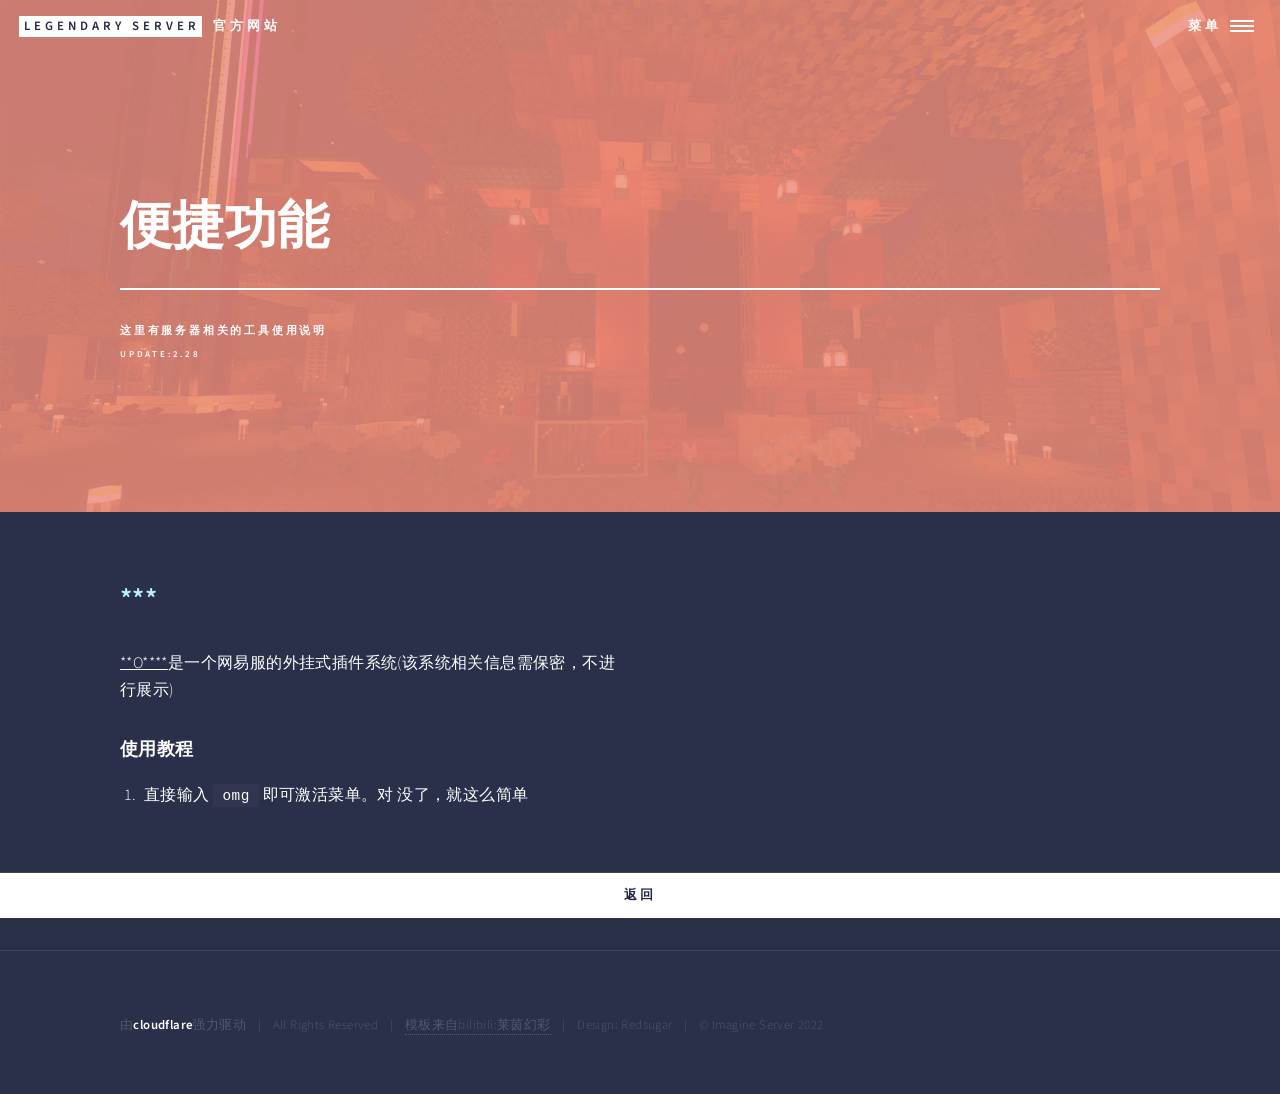
<file: function.html>
<!DOCTYPE HTML>
<!--
	Forty by HTML5 UP
	html5up.net | @ajlkn
	Free for personal and commercial use under the CCA 3.0 license (html5up.net/license)
-->
<html>
	<head>
		<title>LEGS服务器 | 官方网站</title>
				<meta charset="utf-8" />
				<meta name="keywords" content="传奇,LEGS服务器,LEGServer,Legendary国际服,">
				<meta name="viewport" content="width=device-width, initial-scale=1, user-scalable=no" />
				<link rel="stylesheet" href="assets/css/main.css" />
				<link rel="shortcut icon" href="images/cd.ico"/>
				<noscript><link rel="stylesheet" href="assets/css/noscript.css" /></noscript>
			</head>
		<body class="is-preload">
		
			<!-- Wrapper -->
				<div id="wrapper">
		
					<!-- Header -->
						<header id="header" class="alt">
							<a href="index.html" class="logo"><strong>legendary  Server</strong> <span> 官方网站</span></a>
							<nav>
								<a href="#menu">菜单</a>
							</nav>
						</header>
		
					<!-- Menu -->
						<nav id="menu">
							<ul class="links">
								<li><a href="index.html">首页</a></li>
								<li><a href="team.html">LEGS team</a></li>
								<li><a href="function.html">便捷功能</a></li>
								<li><a href="404.html">最新动态</a></li>
							</ul>
							<ul class="actions stacked">
								<li><a href="https://qm.qq.com/q/pB5KDAS6Sy" class="button primary fit">加入玩家交流群</a></li>
							</ul>
						</nav>

				<!-- Banner -->
				<!-- Note: The "styleN" class below should match that of the header element. -->
					<section id="banner" class="style3">
						<div class="inner">
							<span class="image">
								<img src="images/pic07.jpg" alt="" />
							</span>
							<header class="major">
								<h1>便捷功能</h1>
							</header>
							<div class="content">
								<p>这里有服务器相关的工具使用说明<br><sub>update:2.28</sub></p>
							</div>
						</div>
					</section>

				<!-- Main -->
					<div id="main">

						<!-- One -->
					<div class="inner">
						<div class="row">
							<div class="col-6 col-12-small">
								<h2><font color="#b7efff">***</font></h2>
								<p><u>**O****</u>是一个网易服的外挂式插件系统(该系统相关信息需保密，不进行展示)</p>
								
								<h4>使用教程</h4>
								<ol>
									<li>直接输入<code>omg</code>即可激活菜单。对 没了，就这么简单</li>
								</ol>
								</div>
							</div>
					</div>
					<div class="col-6 col-12-small">
						<ul class="actions stacked">
						<li><a href="index.html" class="button primary fit">返回</a></li>
						</ul>
					</div>
				<!-- Footer -->
					<footer id="footer">
						<div class="inner">
							<ul class="copyright">
								<li>由<strong>cloudflare</strong>强力驱动</li><li>All Rights Reserved</li><li><a href="https://space.bilibili.com/520320534/">模板来自bilibili:莱茵幻彩</a></li><li>Design: Redsugar</li><li>&copy; Imagine Server 2022</li><!--   莱幻工作室——IMS幻想浮城服务器管理组-->
							</ul>
						</div>
					</footer>
					</div>

			

		<!-- Scripts -->
			<script src="assets/js/jquery.min.js"></script>
			<script src="assets/js/jquery.scrolly.min.js"></script>
			<script src="assets/js/jquery.scrollex.min.js"></script>
			<script src="assets/js/browser.min.js"></script>
			<script src="assets/js/breakpoints.min.js"></script>
			<script src="assets/js/util.js"></script>
			<script src="assets/js/main.js"></script>

	</body>
</html>
</file>
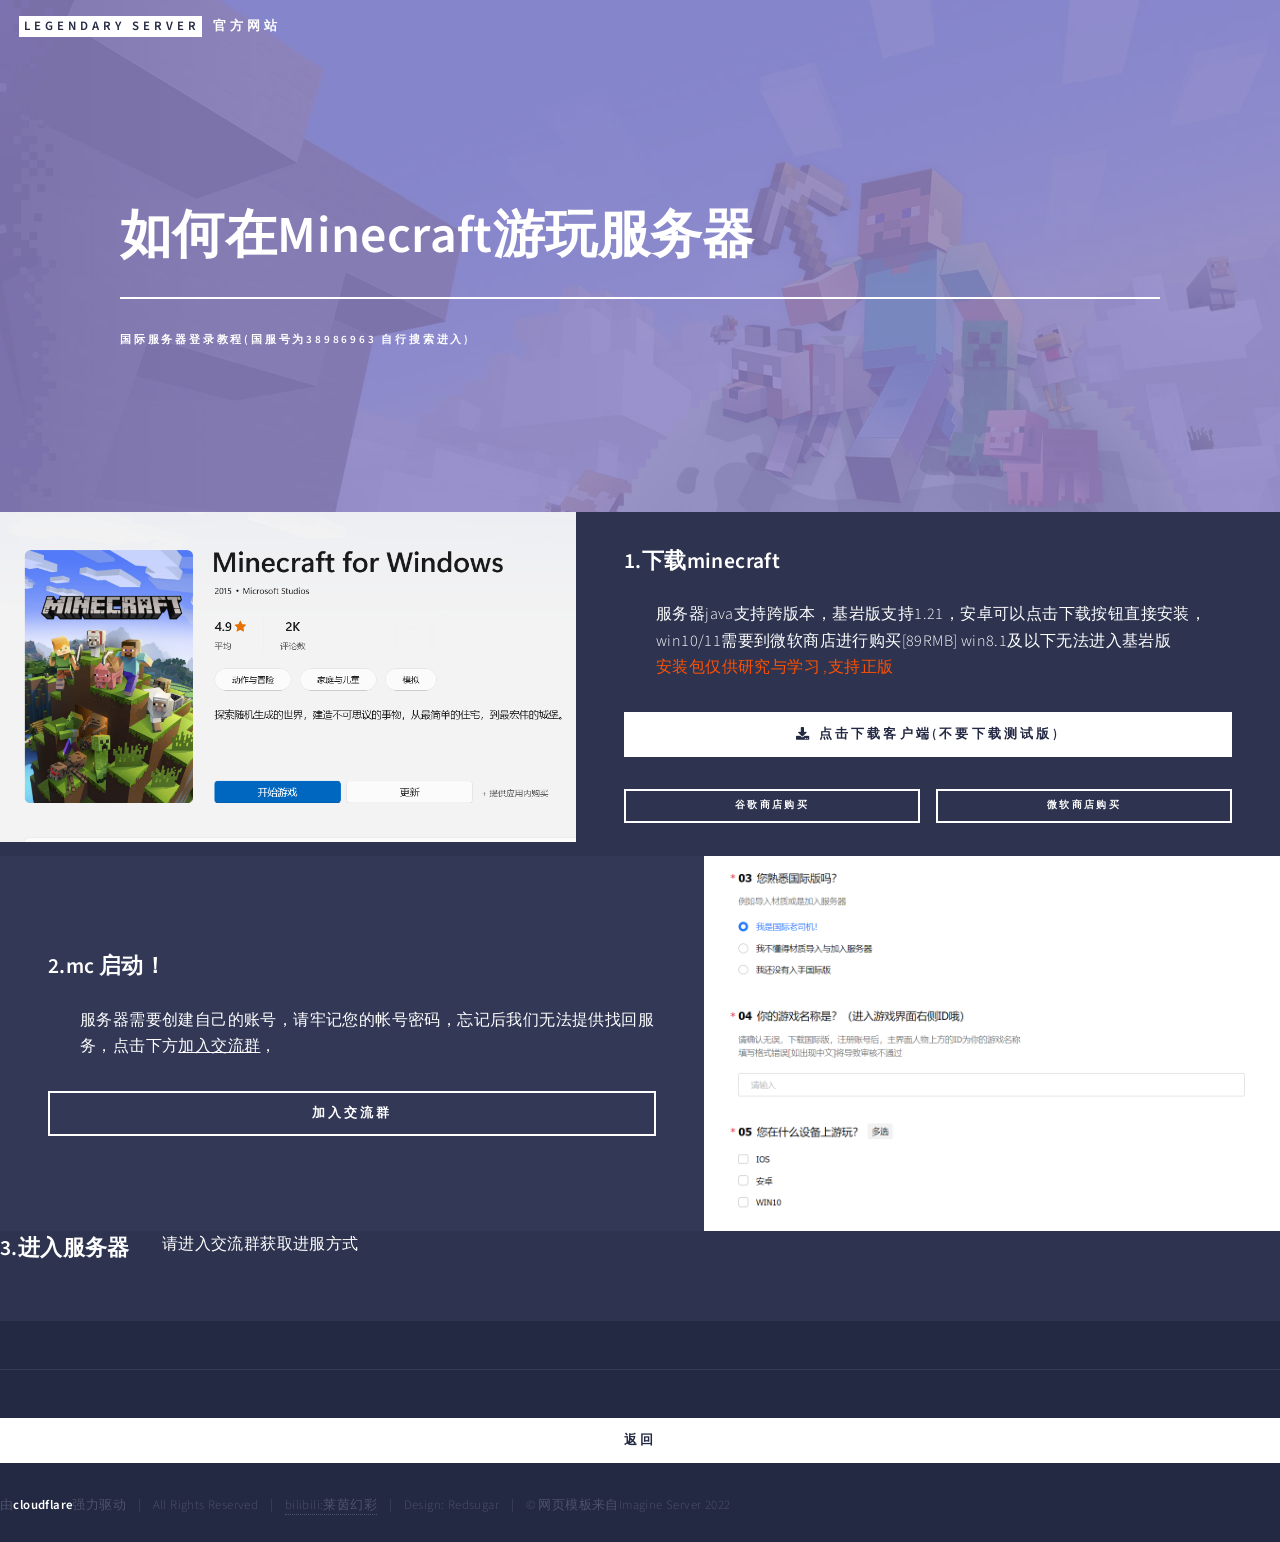
<file: jiao.html>
<!DOCTYPE HTML>
<head>
		<title>LEGS生存服务器 | 官方网站</title>
		<meta charset="utf-8" />
		<meta name="viewport" content="width=device-width, initial-scale=1, user-scalable=no" />
		<link rel="stylesheet" href="assets/css/main.css" />
		<link rel="shortcut icon" href=" images/cd.ico"/>
		<noscript><link rel="stylesheet" href="assets/css/noscript.css" /></noscript>
<script type="text/javascript">
	(function (w, d, s, i, v, j, b) {
		w[i] = w[i] || function () {
			(w[i].v = w[i].v || []).push(arguments)
		};
		j = d.createElement(s),
			b = d.getElementsByTagName(s)[0];
		j.async = true;
		j.charset = "UTF-8";
		j.src = "https://www.v5kf.com/171158/29c9603013e19/v5kf.js";
		b.parentNode.insertBefore(j, b);
	})(window, document, "script", "V5CHAT");
</script>		
	</head>
	<body class="is-preload">

		<!-- Wrapper -->
			<div id="wrapper">

				<!-- Header -->
					<header id="header" class="alt">
						<a href="index.html" class="logo"><strong>Legendary Server</strong> <span>官方网站</span></a>
					</header>

				
				<!-- Banner -->
				<!-- Note: The "styleN" class below should match that of the header element. -->
					<section id="banner" class="style2">
						<div class="inner">
							<span class="image">
								<img src="images/pic17.jpg" alt="" />
							</span>
							<header class="major">
								<h1>如何在Minecraft游玩服务器</h1>
							</header>
							<div class="content">
								<p>国际服务器登录教程(国服号为38986963 自行搜索进入)</p>
							</div>
						</div>
					</section>

				<!-- Main -->
					<div id="main">
						<section id="one">
						<!-- Two -->
							<section id="two" class="spotlights">
								<section>
									<a class="image">
										<img src="images/pic62.png" alt="" data-position="top center" />
									</a>
									<div class="content">
										<div class="inner">
												<h3>1.下载minecraft</h3>
												<dl>
													<dd>
														<p>服务器java支持跨版本，基岩版支持1.21，安卓可以点击下载按钮直接安装，win10/11需要到微软商店进行购买[89RMB] win8.1及以下无法进入基岩版<br /><font color="#ff55000">安装包仅供研究与学习
,支持正版</font></p>
													</dd>
												</dl>
									<div class="col-6 col-12-small">
										<ul class="actions stacked">
										<li><a href="https://bbk.endyun.ltd/download" class="button icon solid fa-download primary  fit">点击下载客户端(不要下载测试版)</a></li>
										</ul>
										</div>
									<ul class="actions fit">
														<li><a href="https://play.google.com/store/apps/details?id=com.mojang.minecraftpe" class="button fit small">谷歌商店购买</a></li>
														<li><a href="https://www.microsoft.com/zh-cn/store/p/minecraft-for-windows-10/9nblggh2jhxj" class="button fit small">微软商店购买</a></li>
													</ul>
									<!-- <ul class="actions">
									<li><a href="http://nsub2.118pan.net:81/dl.php?[base64]%3D" class="button icon solid fa-download">点击下载</a></li>
									</ul>
									<ul class="actions">
									<li><a href="https://play.google.com/store/apps/details?id=com.mojang.minecraftpe" class="button fit" target="_blank">谷歌商店购买</a></li>
									<li><a href="https://www.microsoft.com/zh-cn/store/p/minecraft-for-windows-10/9nblggh2jhxj" class="button fit" target="_blank">微软商店购买</a></li>
									</ul> -->
									</div>
										</div>
								</section>
								<section>
									<a class="image">
										<img src="images/pic23.png" alt="" data-position="top center" />
									</a>
									<div class="content">
										<div class="inner">
											<h3>2.mc 启动！</h3>
																							<dl>
																								<dd>
																									<p>服务器需要创建自己的账号，请牢记您的帐号密码，忘记后我们无法提供找回服务，点击下方<u>加入交流群</u>，</p>
																								</dd>
																							</dl>
										<div class="col-6 col-12-small">
											<ul class="actions stacked">
												<li><a href="https://qm.qq.com/q/u20XSrxdYs" class="button fit">加入交流群</a></li>
											</ul>
										</div>
										</div>
									</div>
								</section>
								<section>
								<h3>3.进入服务器</h3>
									<dl>
										<dd>
											<p>请进入交流群获取进服方式</p>
										</dd>
									</dl>
											
										</div>
									</div>
								</section>
								
							</section>
						</div>
						<hr class="major" />
						<section id="one">
								<div class="inner">
									<ul class="actions stacked">
										<li><a href="index.html" class="button primary fit">返回</a></li>
									</ul>
						</section>
					<footer id="footer">
						<div class="inner">
							<ul class="copyright">
								<li>由<strong>cloudflare</strong>强力驱动</li><li>All Rights Reserved</li><li><a href="https://space.bilibili.com/520320534/">bilibili:莱茵幻彩</a></li><li>Design: Redsugar</li><li>&copy; 网页模板来自Imagine Server 2022</li><!--   莱幻工作室——IMS幻想浮城服务器管理组-->
							</ul>
						</div>
					</footer>

			</div>

		<!-- Scripts -->
			<script src="assets/js/jquery.min.js"></script>
			<script src="assets/js/jquery.scrolly.min.js"></script>
			<script src="assets/js/jquery.scrollex.min.js"></script>
			<script src="assets/js/browser.min.js"></script>
			<script src="assets/js/breakpoints.min.js"></script>
			<script src="assets/js/util.js"></script>
			<script src="assets/js/main.js"></script>

	</body>
</html>
<!-- <section>
									<a class="image">
										<img src="images/pic23.png" alt="" data-position="top center" />
									</a>
									<div class="content">
										<div class="inner">
											<header class="major">
												<h3>2.申请白名单</h3>
											</header>
											<p>服务器搭载白名单系统，需要提前申请白名单才可以游玩，点击下方按钮快速申请<br>
										按照要求填写相关回答，点击提交即可<br>
										<b>-每周五审核，周六加入白名单-</b></p>
										</div>
									</div>
								</section> -->
</file>
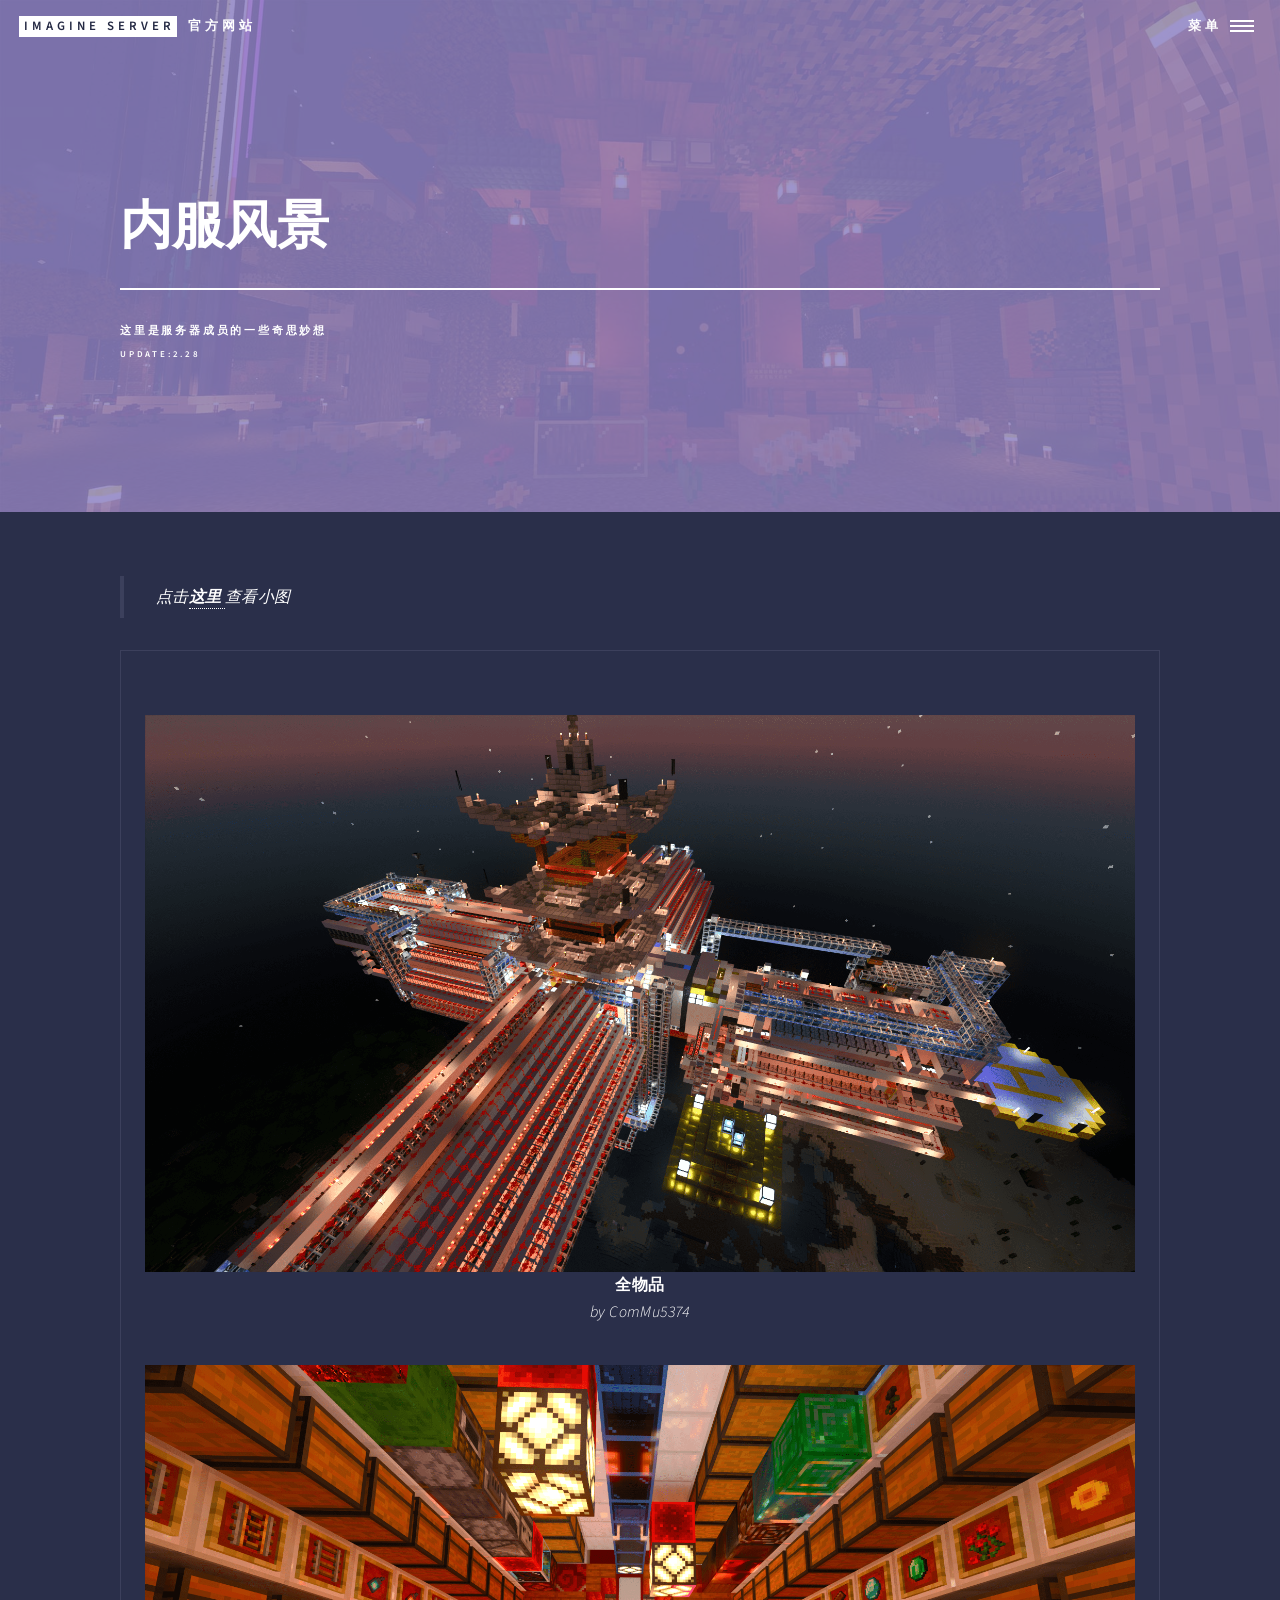
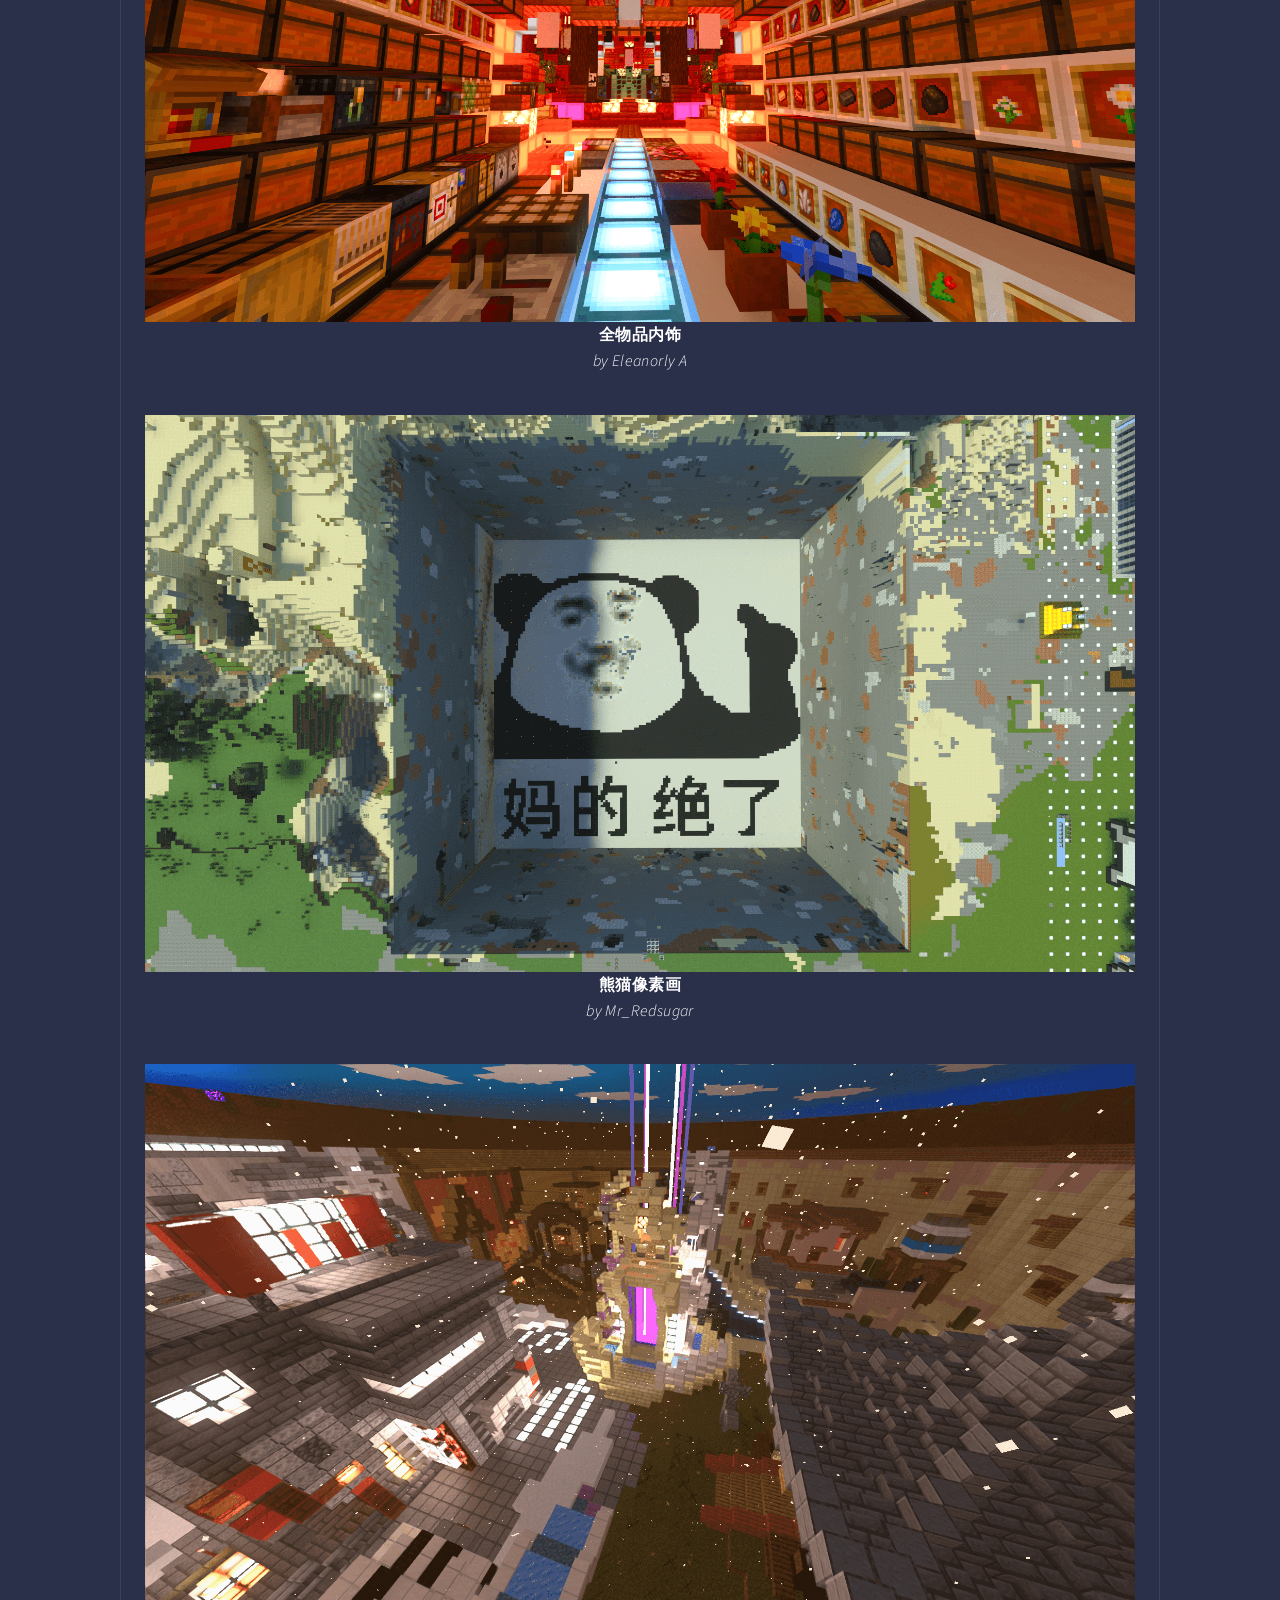
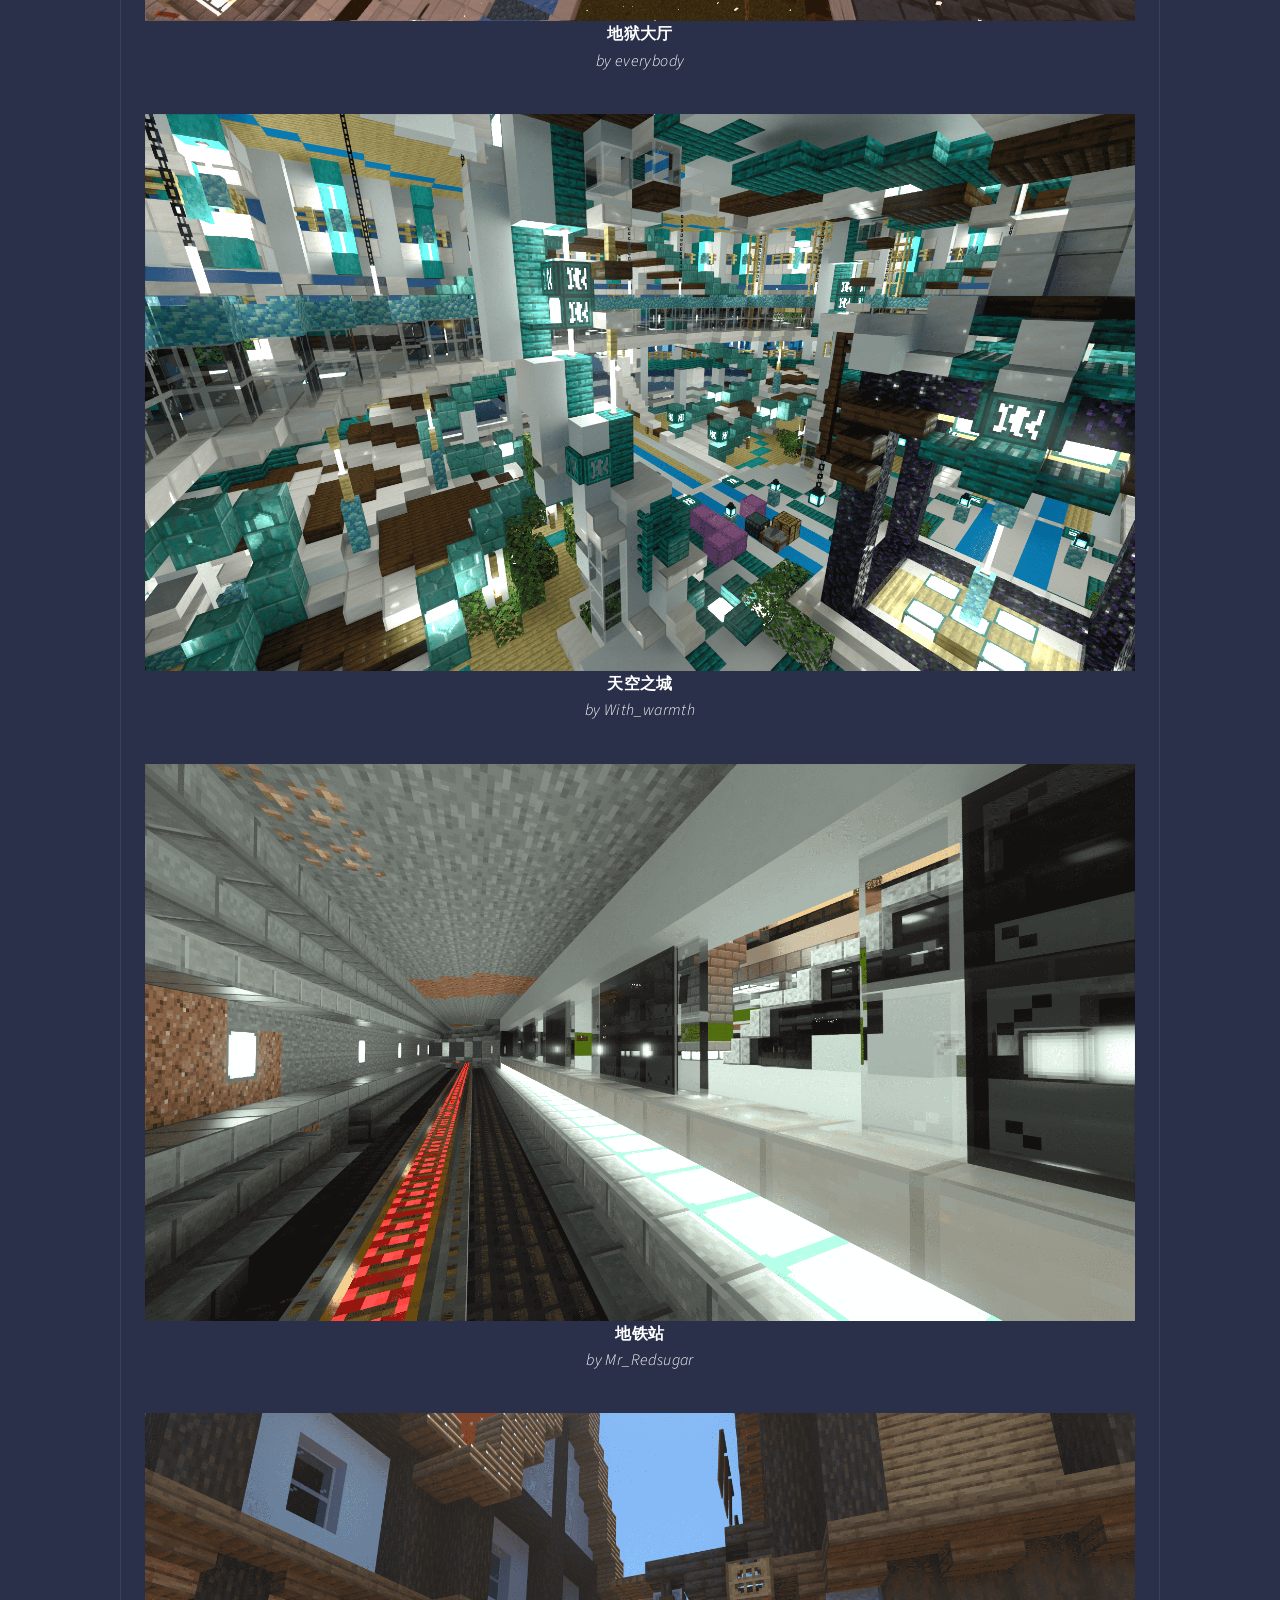
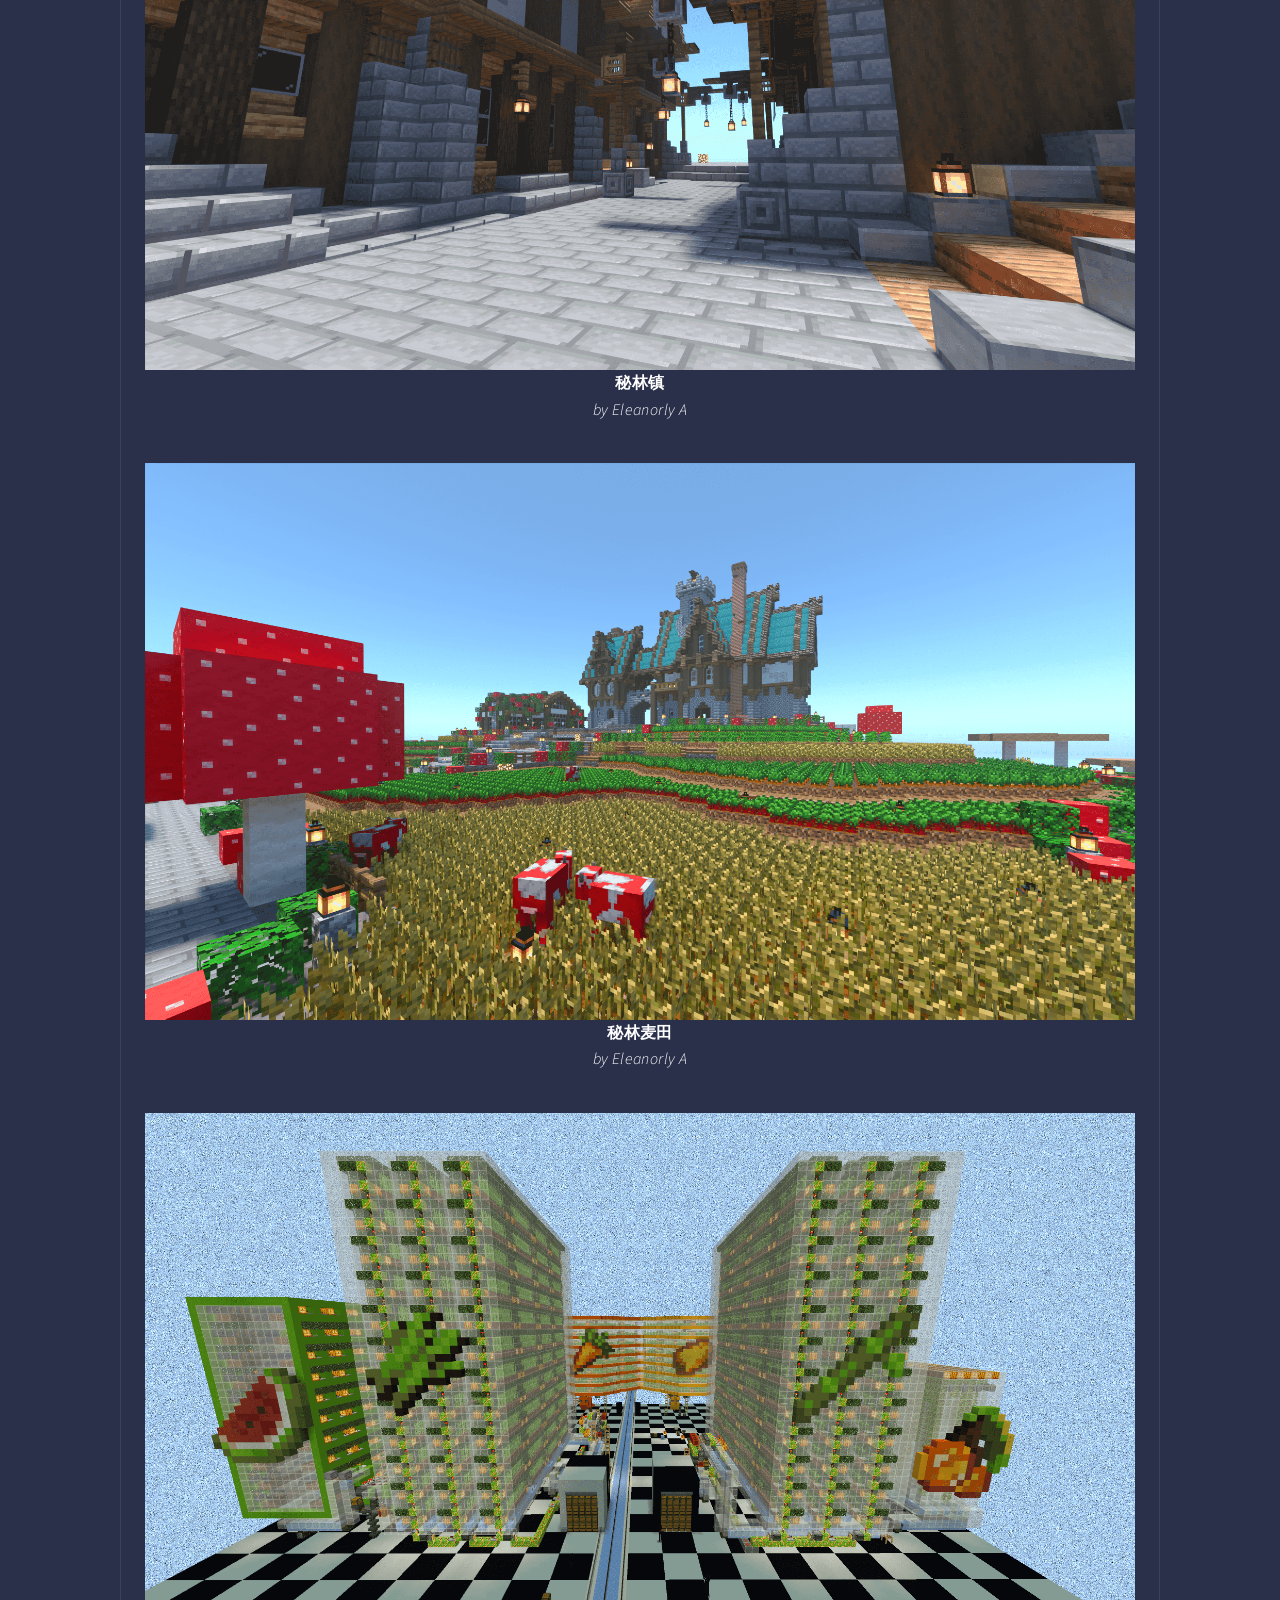
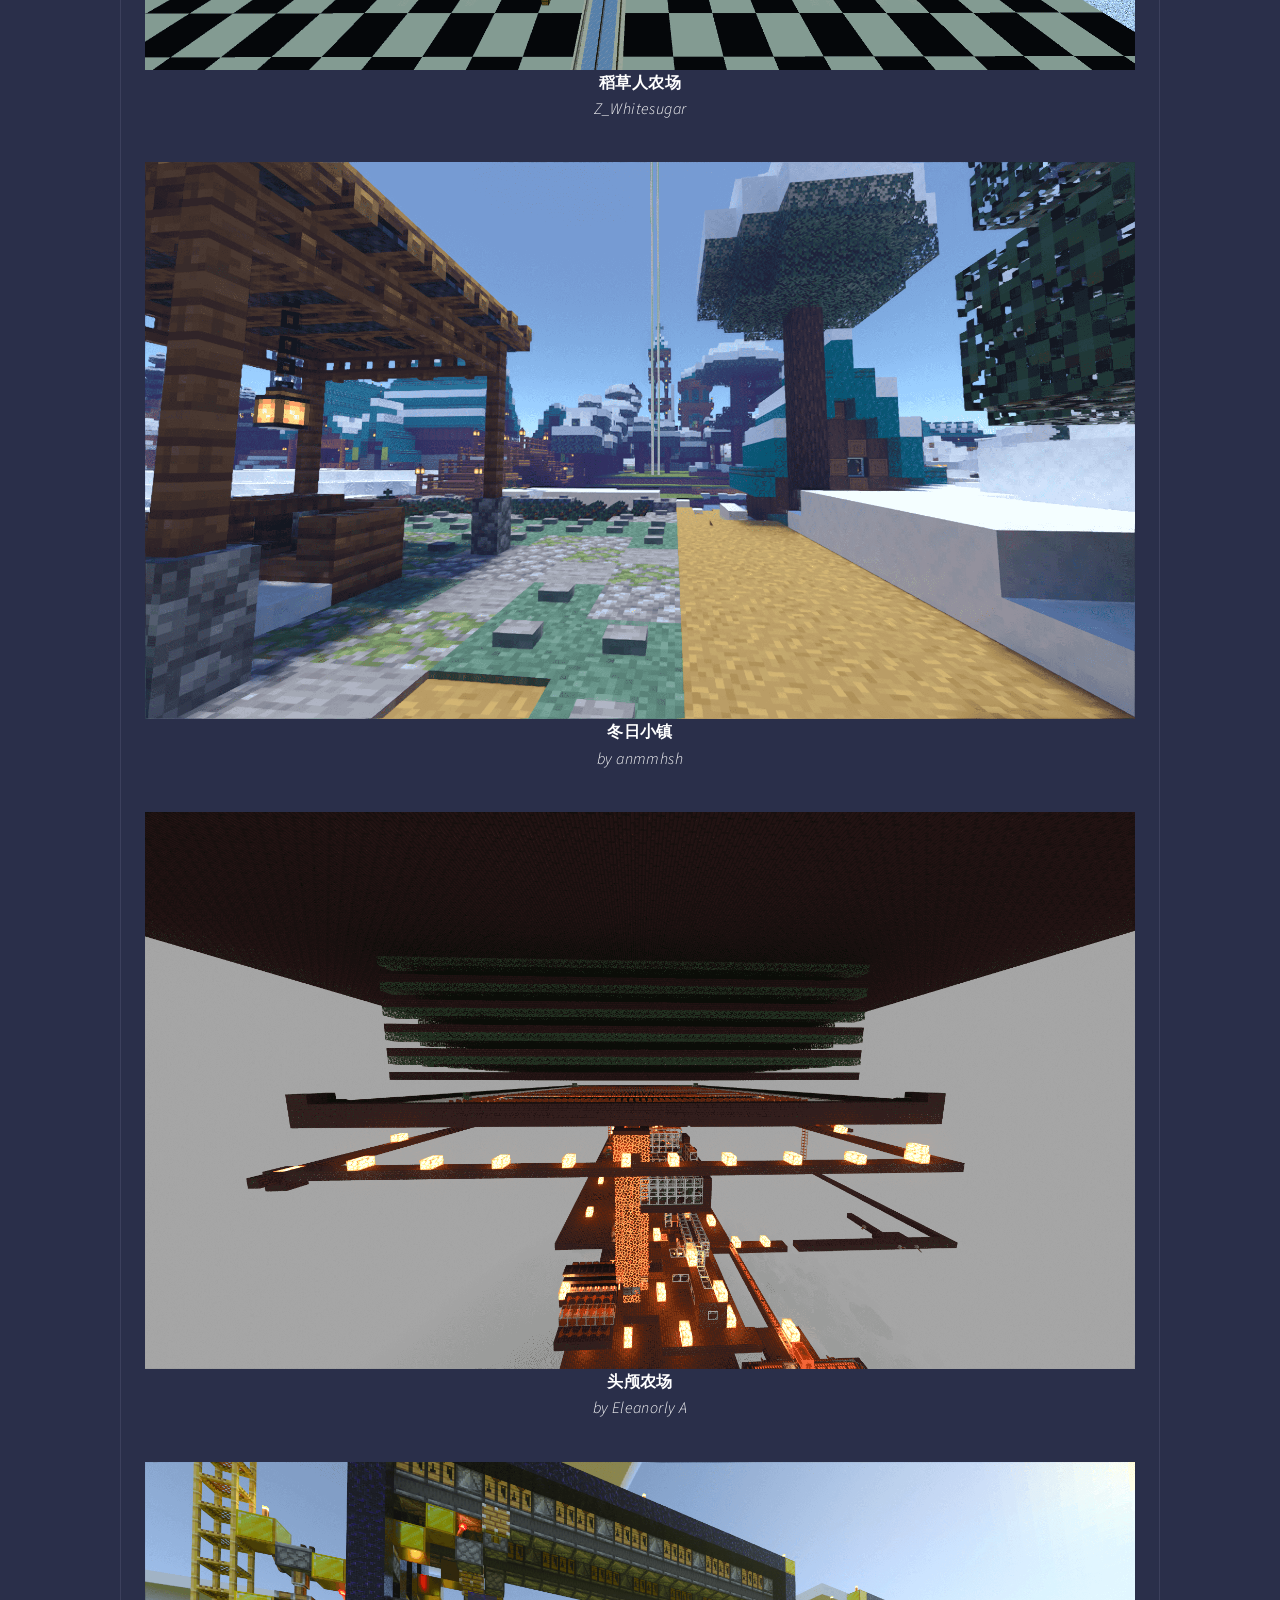
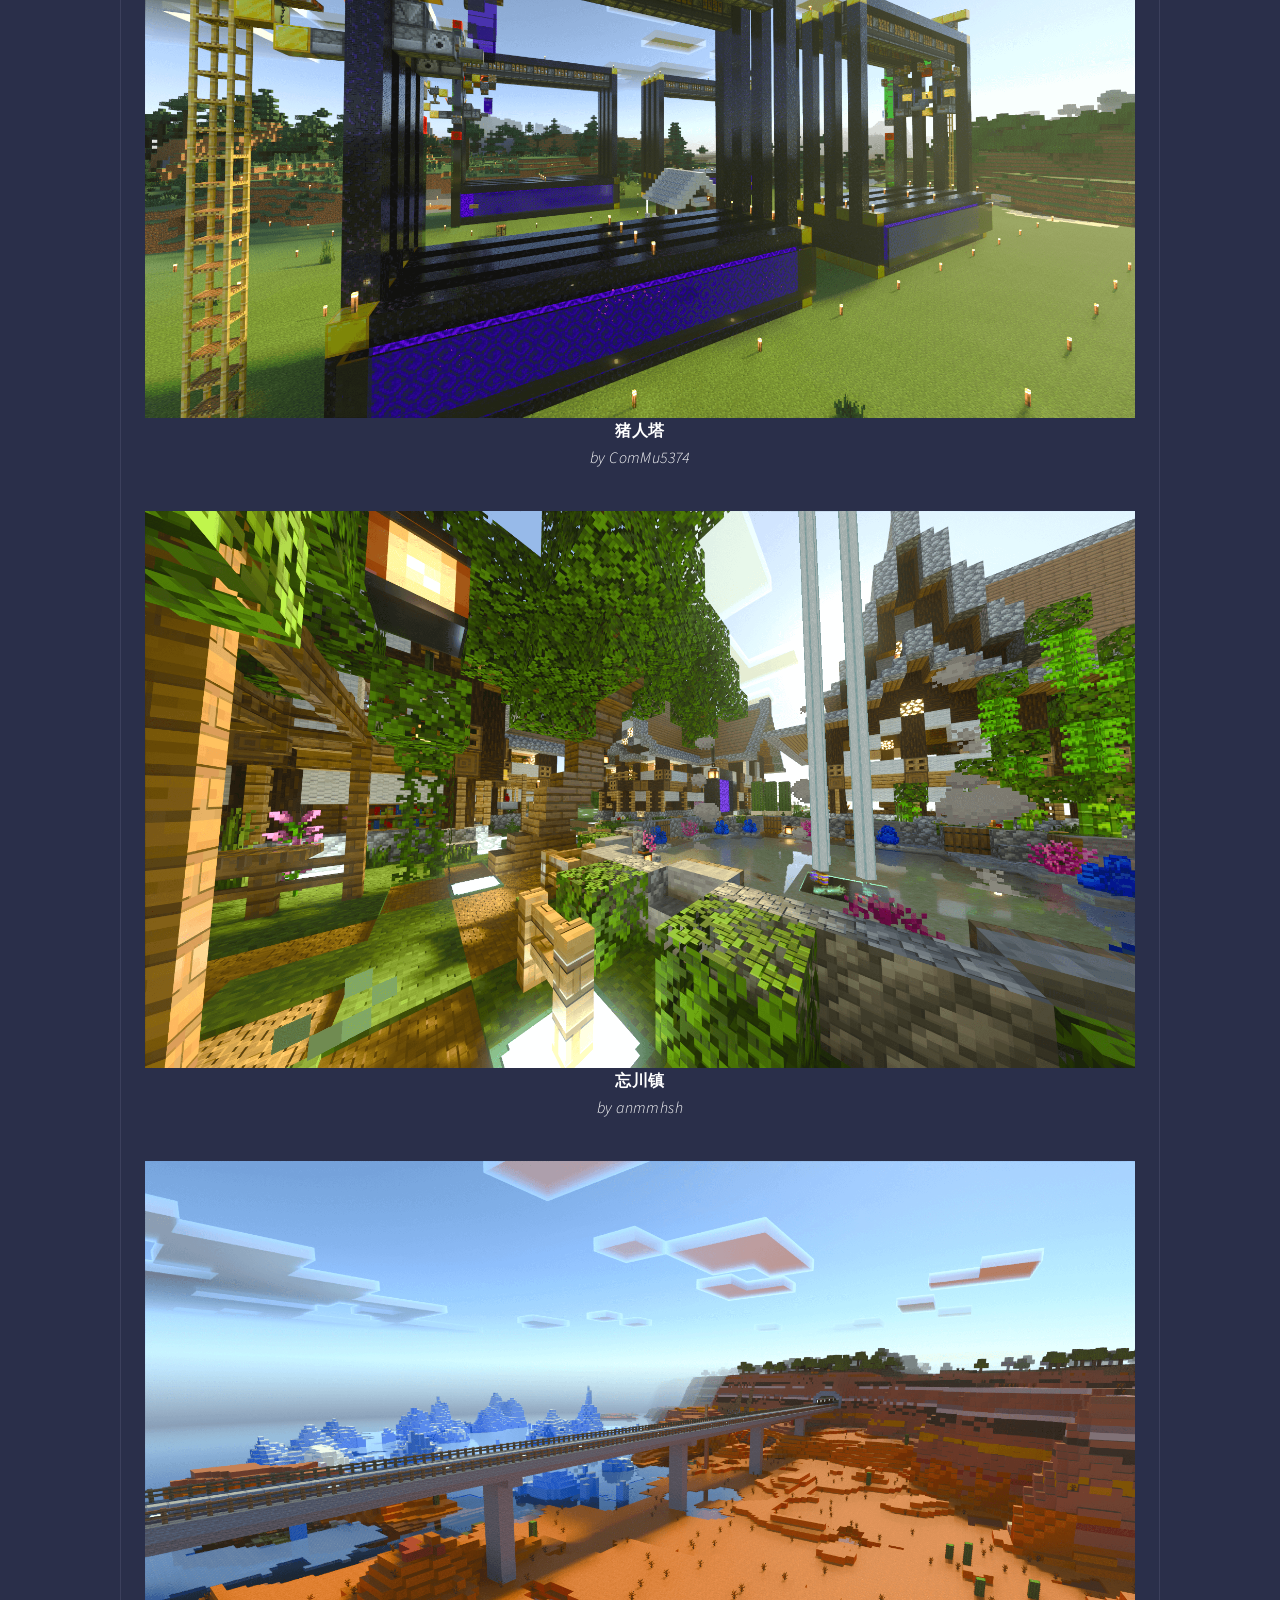
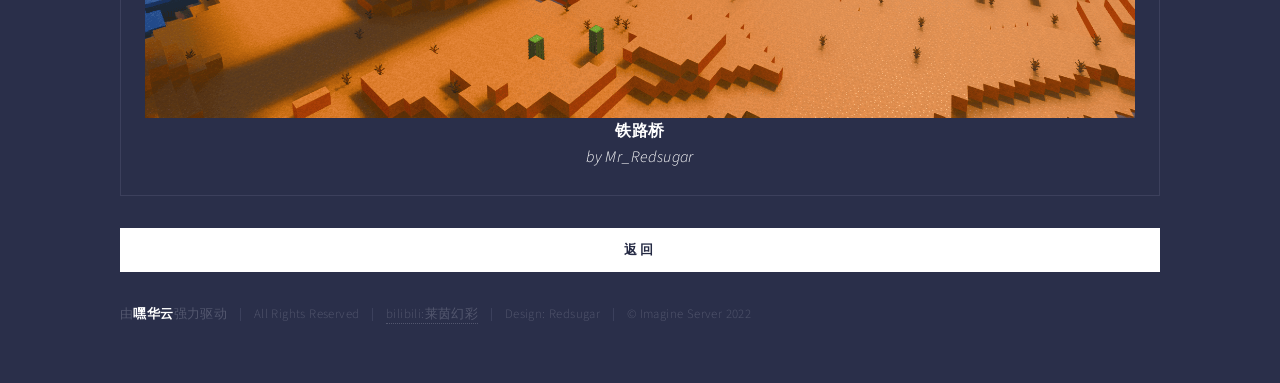
<file: pic-1.html>
<!DOCTYPE HTML>
<!--
	Forty by HTML5 UP
	html5up.net | @ajlkn
	Free for personal and commercial use under the CCA 3.0 license (html5up.net/license)
-->
<html>
	<head>
		<title>幻想浮城生电服务器 | 官方网站</title>
				<meta charset="utf-8" />
				<meta name="keywords" content="幻想浮城,ims服务器,imsserver,幻想浮城国际服,">
				<meta name="viewport" content="width=device-width, initial-scale=1, user-scalable=no" />
				<link rel="stylesheet" href="assets/css/main.css" />
				<link rel="shortcut icon" href="images/cd.ico"/>
				<noscript><link rel="stylesheet" href="assets/css/noscript.css" /></noscript>
			</head>
		<body class="is-preload">
		
			<!-- Wrapper -->
				<div id="wrapper">
		
					<!-- Header -->
						<header id="header" class="alt">
							<a href="index.html" class="logo"><strong>Imagine  Server</strong> <span> 官方网站</span></a>
							<nav>
								<a href="#menu">菜单</a>
							</nav>
						</header>
		
					<!-- Menu -->
						<nav id="menu">
							<ul class="links">
								<li><a href="index.html">首页</a></li>
								<li><a href="team.html">IMS team</a></li>
								<li><a href="function.html">便捷功能</a></li>
								<li><a href="404.html">最新动态</a></li>
							</ul>
							<ul class="actions stacked">
								<li><a href="https://jq.qq.com/?_wv=1027&k=iuKYeEGl" class="button primary fit">加入玩家交流群</a></li>
							</ul>
						</nav>

				<!-- Banner -->
				<!-- Note: The "styleN" class below should match that of the header element. -->
					<section id="banner" class="style2">
						<div class="inner">
							<span class="image">
								<img src="images/pic07.jpg" alt="" />
							</span>
							<header class="major">
								<h1>内服风景</h1>
								</header>
								<div class="content">
									<p>这里是服务器成员的一些奇思妙想<br><sub>update:2.28</sub></p>
								</div>
						</div>
					</section>

				<!-- Main -->
					<div id="main">

						<!-- One -->
<div class="inner">
															<blockquote>点击<b><a href="pic.html">这里 </b></a>查看小图</a></blockquote>
															<div class="box">
																	<div class="col-6"><span class="image main"><img src="images/pic24.png" alt="" /><p align="center"><b>全物品</b><br /><i> by ComMu5374</i></p></span></div>
																	<div class="col-6"><span class="image main"><img src="images/pic25.png" alt="" /><p align="center"><b>全物品内饰</b><br /><i> by Eleanorly A</i></p></span></div>
																	<div class="col-6"><span class="image main"><img src="images/pic26.png" alt="" /><p align="center"><b>熊猫像素画</b><br /><i> by Mr_Redsugar</i></p></span></div>
																	<div class="col-6"><span class="image main"><img src="images/pic27.png" alt="" /><p align="center"><b>地狱大厅</b><br /><i> by everybody</i></p></span></div>
																	<div class="col-6"><span class="image main"><img src="images/pic28.png" alt="" /><p align="center"><b>天空之城</b><br /><i> by With_warmth</i></p></span></div>
																	<div class="col-6"><span class="image main"><img src="images/pic29.png" alt="" /><p align="center"><b>地铁站</b><br /><i> by Mr_Redsugar</i></p></span></div>
																	<div class="col-6"><span class="image main"><img src="images/pic30.png" alt="" /><p align="center"><b>秘林镇</b><br /><i> by Eleanorly A</i></p></span></div>
																	<div class="col-6"><span class="image main"><img src="images/pic31.png" alt="" /><p align="center"><b>秘林麦田</b><br /><i> by Eleanorly A</i></p></span></div>
																	<div class="col-6"><span class="image main"><img src="images/pic32.png" alt="" /><p align="center"><b>稻草人农场</b><br /><i> Z_Whitesugar</i></p></span></div>
																	<div class="col-6"><span class="image main"><img src="images/pic33.png" alt="" /><p align="center"><b>冬日小镇</b><br /><i> by anmmhsh</i></p></span></div>
																	<div class="col-6"><span class="image main"><img src="images/pic34.png" alt="" /><p align="center"><b>头颅农场</b><br /><i> by Eleanorly A</i></p></span></div>
																	<div class="col-6"><span class="image main"><img src="images/pic35.png" alt="" /><p align="center"><b>猪人塔</b><br /><i> by ComMu5374</i></p></span></div>
																	<div class="col-6"><span class="image main"><img src="images/pic36.png" alt="" /><p align="center"><b>忘川镇</b><br /><i> by anmmhsh</i></p></span></div>
																	<div class="col-6"><span class="image main"><img src="images/pic37.png" alt="" /><p align="center"><b>铁路桥</b></b><br /><i> by Mr_Redsugar</i></p></span></div>
																	</div>
										<div class="col-6 col-12-small">
											<ul class="actions stacked">
											<li><a href="index.html" class="button primary fit">返回</a></li>
											</ul>
										</div>
				<!-- Footer -->
					<footer id="footer">
						<div class="inner">
							<ul class="copyright">
								<li>由<strong>嘿华云</strong>强力驱动</li><li>All Rights Reserved</li><li><a href="https://space.bilibili.com/520320534/">bilibili:莱茵幻彩</a></li><li>Design: Redsugar</li><li>&copy; Imagine Server 2022</li><!--   莱幻工作室——IMS幻想浮城服务器管理组-->
							</ul>
						</div>
					</footer>
					</div>

		<!-- Scripts -->
			<script src="assets/js/jquery.min.js"></script>
			<script src="assets/js/jquery.scrolly.min.js"></script>
			<script src="assets/js/jquery.scrollex.min.js"></script>
			<script src="assets/js/browser.min.js"></script>
			<script src="assets/js/breakpoints.min.js"></script>
			<script src="assets/js/util.js"></script>
			<script src="assets/js/main.js"></script>

	</body>
</html>
</file>
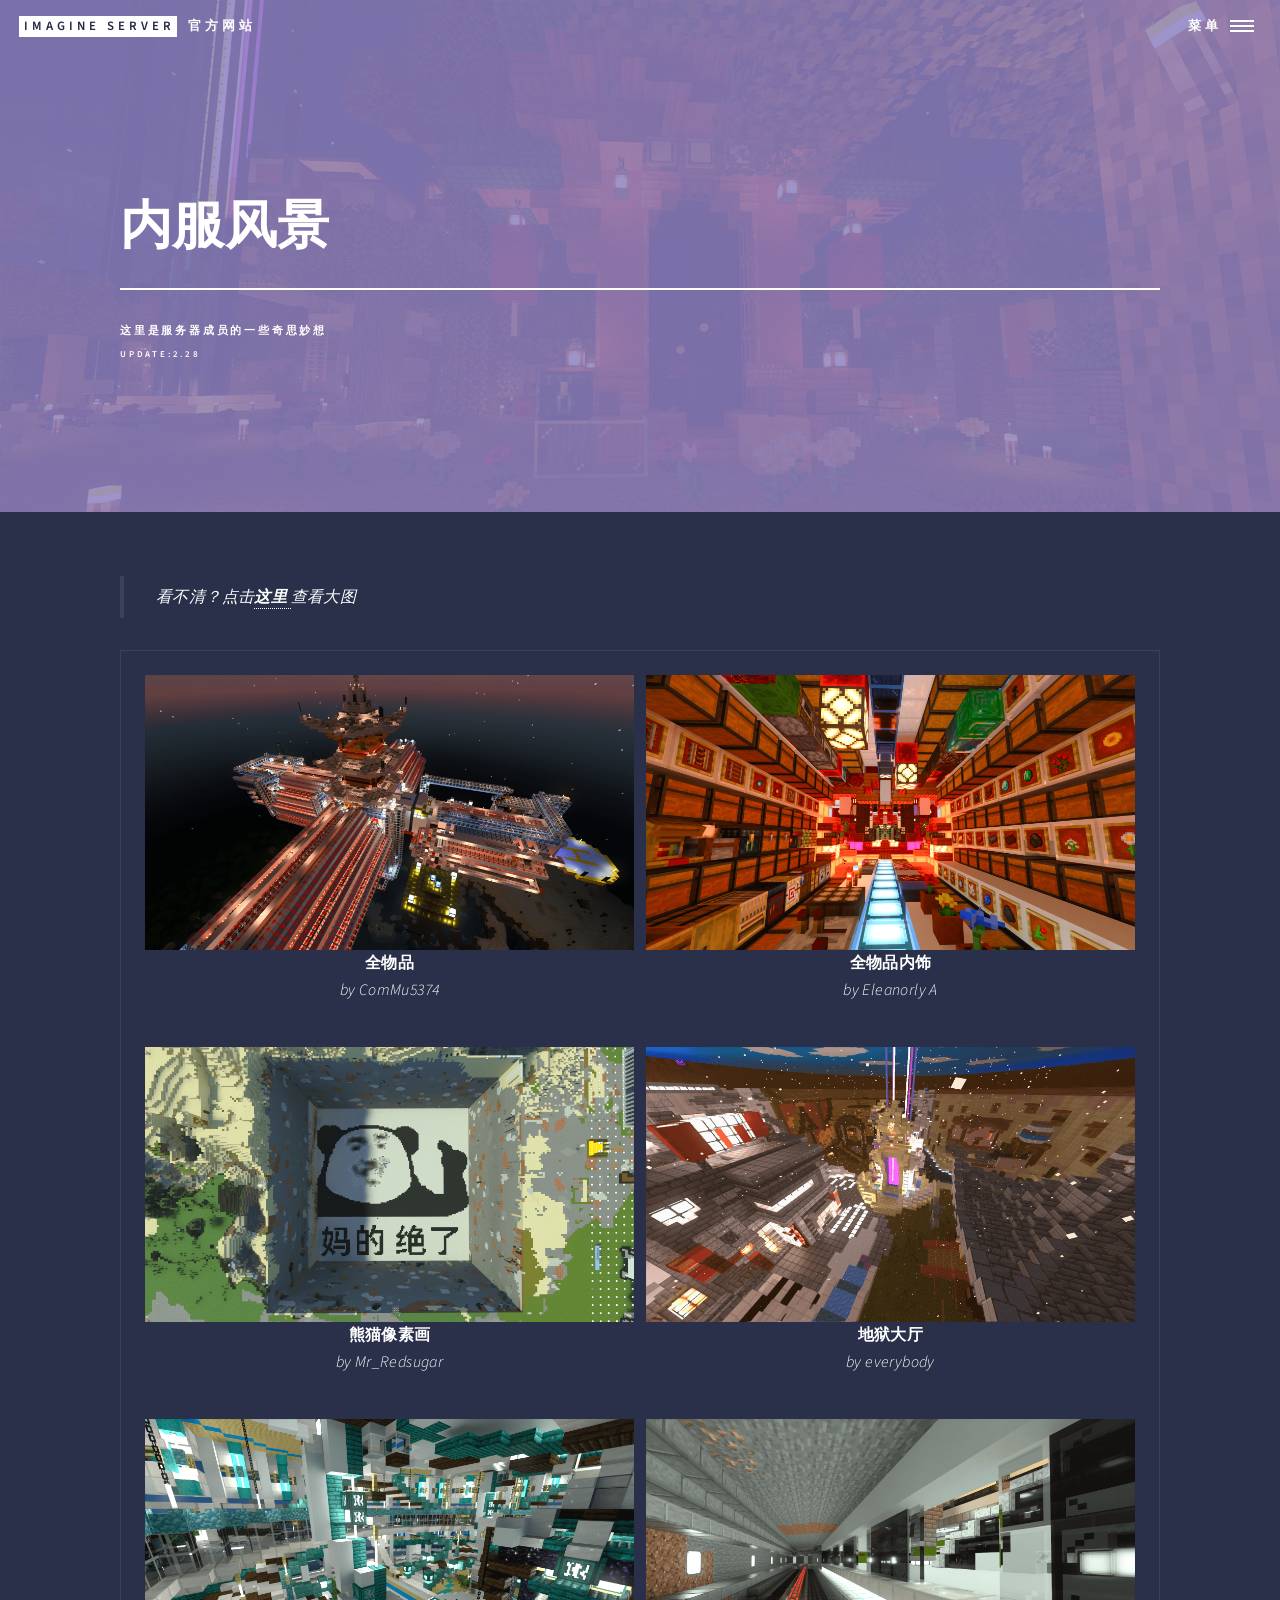
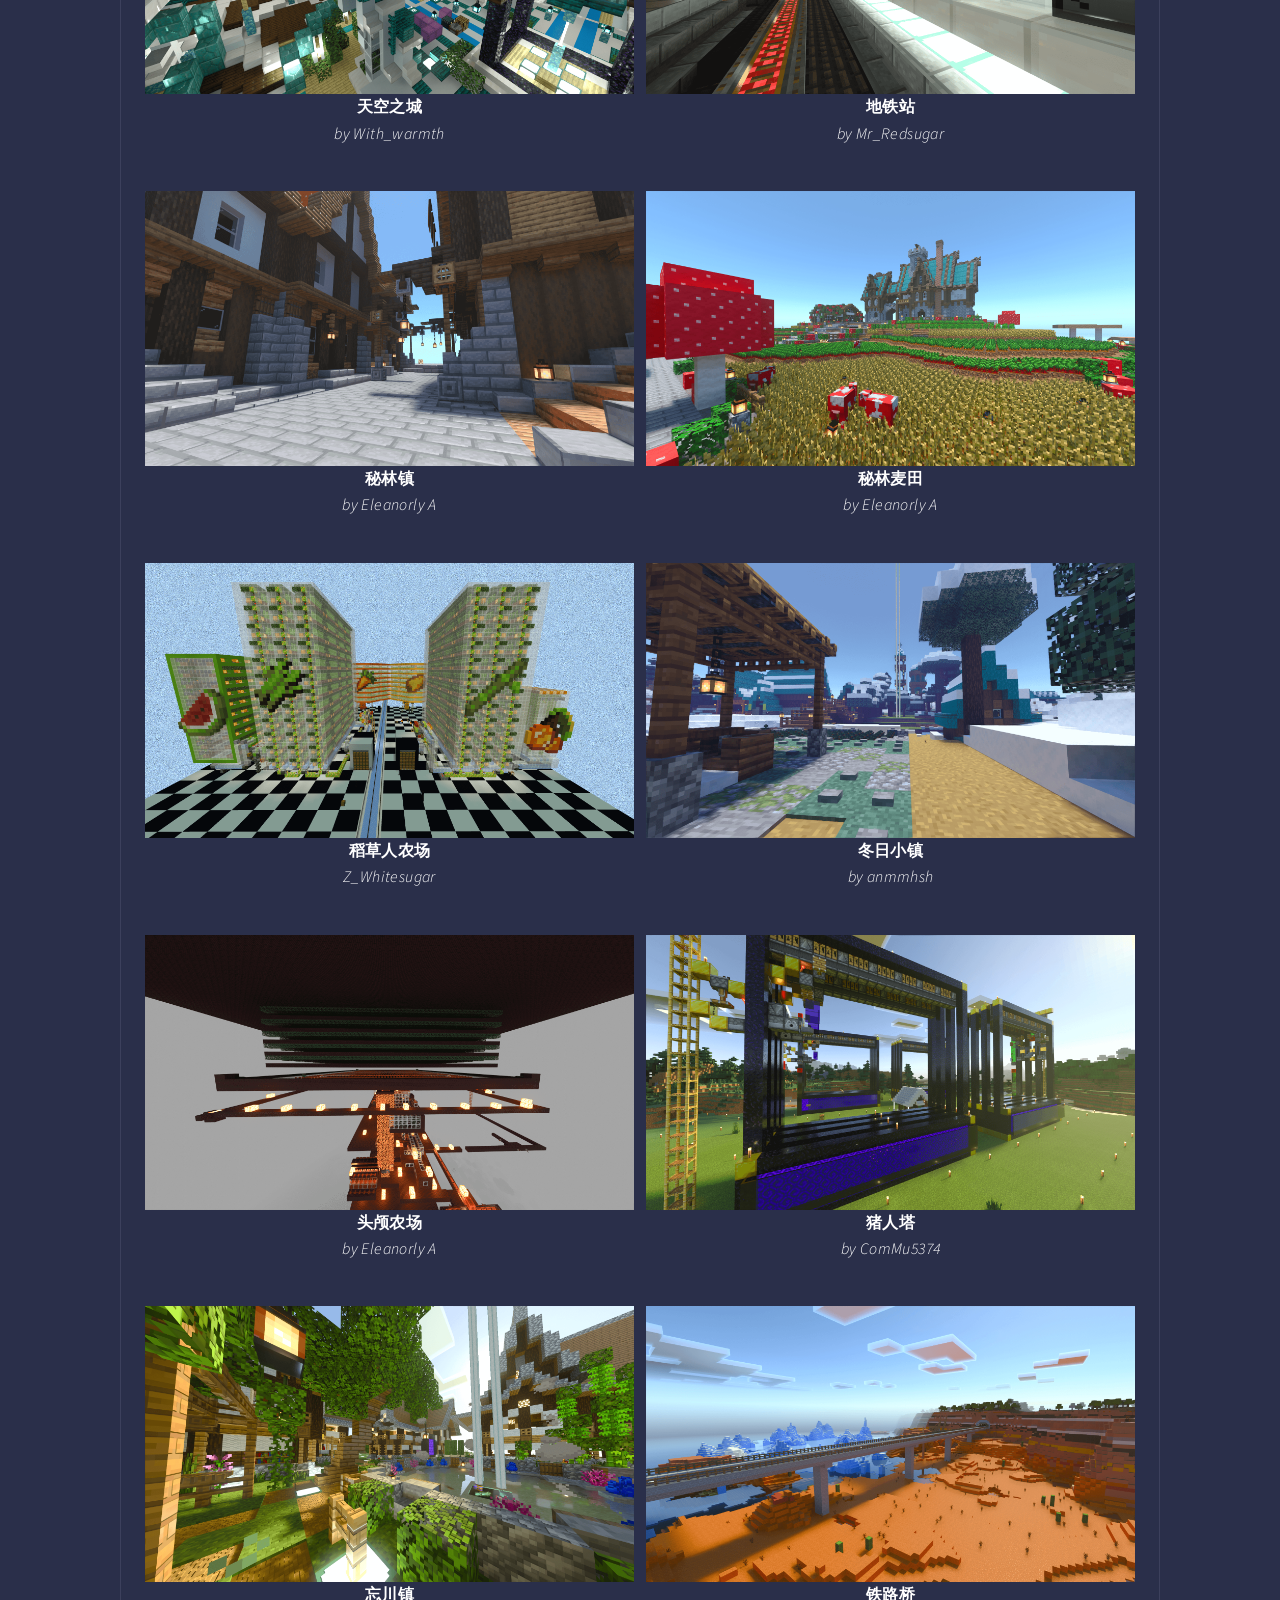
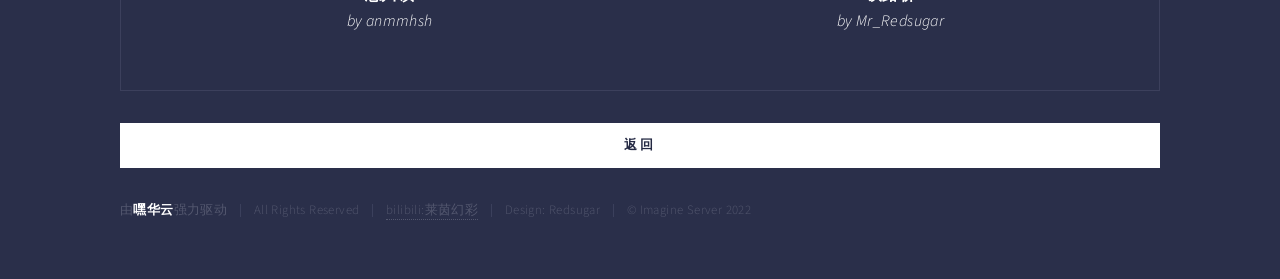
<file: pic.html>
<!DOCTYPE HTML>
<!--
	Forty by HTML5 UP
	html5up.net | @ajlkn
	Free for personal and commercial use under the CCA 3.0 license (html5up.net/license)
-->
<html>
	<head>
		<title>幻想浮城生电服务器 | 官方网站</title>
				<meta charset="utf-8" />
				<meta name="keywords" content="幻想浮城,ims服务器,imsserver,幻想浮城国际服,">
				<meta name="viewport" content="width=device-width, initial-scale=1, user-scalable=no" />
				<link rel="stylesheet" href="assets/css/main.css" />
				<link rel="shortcut icon" href="images/cd.ico"/>
				<noscript><link rel="stylesheet" href="assets/css/noscript.css" /></noscript>
			</head>
		<body class="is-preload">
		
			<!-- Wrapper -->
				<div id="wrapper">
		
					<!-- Header -->
						<header id="header" class="alt">
							<a href="index.html" class="logo"><strong>Imagine  Server</strong> <span> 官方网站</span></a>
							<nav>
								<a href="#menu">菜单</a>
							</nav>
						</header>
		
					<!-- Menu -->
						<nav id="menu">
							<ul class="links">
								<li><a href="index.html">首页</a></li>
								<li><a href="team.html">IMS team</a></li>
								<li><a href="function.html">便捷功能</a></li>
								<li><a href="404.html">最新动态</a></li>
							</ul>
							<ul class="actions stacked">
								<li><a href="https://jq.qq.com/?_wv=1027&k=iuKYeEGl" class="button primary fit">加入玩家交流群</a></li>
							</ul>
						</nav>

				<!-- Banner -->
				<!-- Note: The "styleN" class below should match that of the header element. -->
					<section id="banner" class="style2">
						<div class="inner">
							<span class="image">
								<img src="images/pic07.jpg" alt="" />
							</span>
							<header class="major">
								<h1>内服风景</h1>
							</header>
							<div class="content">
								<p>这里是服务器成员的一些奇思妙想<br><sub>update:2.28</sub></p>
							</div>
						</div>
					</section>

				<!-- Main -->
					<div id="main">

						<!-- One -->
<div class="inner">
															<blockquote>看不清？点击<b><a href="pic-1.html">这里 </b></a>查看大图</a></blockquote>
															<div class="box">
																<div class="row gtr-50 gtr-uniform">
																	<div class="col-6"><span class="image fit"><img src="images/pic24.png" alt="" /><p align="center"><b>全物品</b><br /><i> by ComMu5374</i></p></span></div>
																	<div class="col-6"><span class="image fit"><img src="images/pic25.png" alt="" /><p align="center"><b>全物品内饰</b><br /><i> by Eleanorly A</i></p></span></div>
																	<div class="col-6"><span class="image fit"><img src="images/pic26.png" alt="" /><p align="center"><b>熊猫像素画</b><br /><i> by Mr_Redsugar</i></p></span></div>
																	<div class="col-6"><span class="image fit"><img src="images/pic27.png" alt="" /><p align="center"><b>地狱大厅</b><br /><i> by everybody</i></p></span></div>
																	<div class="col-6"><span class="image fit"><img src="images/pic28.png" alt="" /><p align="center"><b>天空之城</b><br /><i> by With_warmth</i></p></span></div>
																	<div class="col-6"><span class="image fit"><img src="images/pic29.png" alt="" /><p align="center"><b>地铁站</b><br /><i> by Mr_Redsugar</i></p></span></div>
																	<div class="col-6"><span class="image fit"><img src="images/pic30.png" alt="" /><p align="center"><b>秘林镇</b><br /><i> by Eleanorly A</i></p></span></div>
																	<div class="col-6"><span class="image fit"><img src="images/pic31.png" alt="" /><p align="center"><b>秘林麦田</b><br /><i> by Eleanorly A</i></p></span></div>
																	<div class="col-6"><span class="image fit"><img src="images/pic32.png" alt="" /><p align="center"><b>稻草人农场</b><br /><i> Z_Whitesugar</i></p></span></div>
																	<div class="col-6"><span class="image fit"><img src="images/pic33.png" alt="" /><p align="center"><b>冬日小镇</b><br /><i> by anmmhsh</i></p></span></div>
																	<div class="col-6"><span class="image fit"><img src="images/pic34.png" alt="" /><p align="center"><b>头颅农场</b><br /><i> by Eleanorly A</i></p></span></div>
																	<div class="col-6"><span class="image fit"><img src="images/pic35.png" alt="" /><p align="center"><b>猪人塔</b><br /><i> by ComMu5374</i></p></span></div>
																	<div class="col-6"><span class="image fit"><img src="images/pic36.png" alt="" /><p align="center"><b>忘川镇</b><br /><i> by anmmhsh</i></p></span></div>
																	<div class="col-6"><span class="image fit"><img src="images/pic37.png" alt="" /><p align="center"><b>铁路桥</b></b><br /><i> by Mr_Redsugar</i></p></span></div>
																</div>
															</div>
										<div class="col-6 col-12-small">
											<ul class="actions stacked">
											<li><a href="index.html" class="button primary fit">返回</a></li>
											</ul>
										</div>
										
				<!-- Footer -->
					<footer id="footer">
						<div class="inner">
							<ul class="copyright">
								<li>由<strong>嘿华云</strong>强力驱动</li><li>All Rights Reserved</li><li><a href="https://space.bilibili.com/520320534/">bilibili:莱茵幻彩</a></li><li>Design: Redsugar</li><li>&copy; Imagine Server 2022</li><!--   莱幻工作室——IMS幻想浮城服务器管理组-->
							</ul>
						</div>
					</footer>
					</div>

			

		<!-- Scripts -->
			<script src="assets/js/jquery.min.js"></script>
			<script src="assets/js/jquery.scrolly.min.js"></script>
			<script src="assets/js/jquery.scrollex.min.js"></script>
			<script src="assets/js/browser.min.js"></script>
			<script src="assets/js/breakpoints.min.js"></script>
			<script src="assets/js/util.js"></script>
			<script src="assets/js/main.js"></script>

	</body>
</html>
</file>
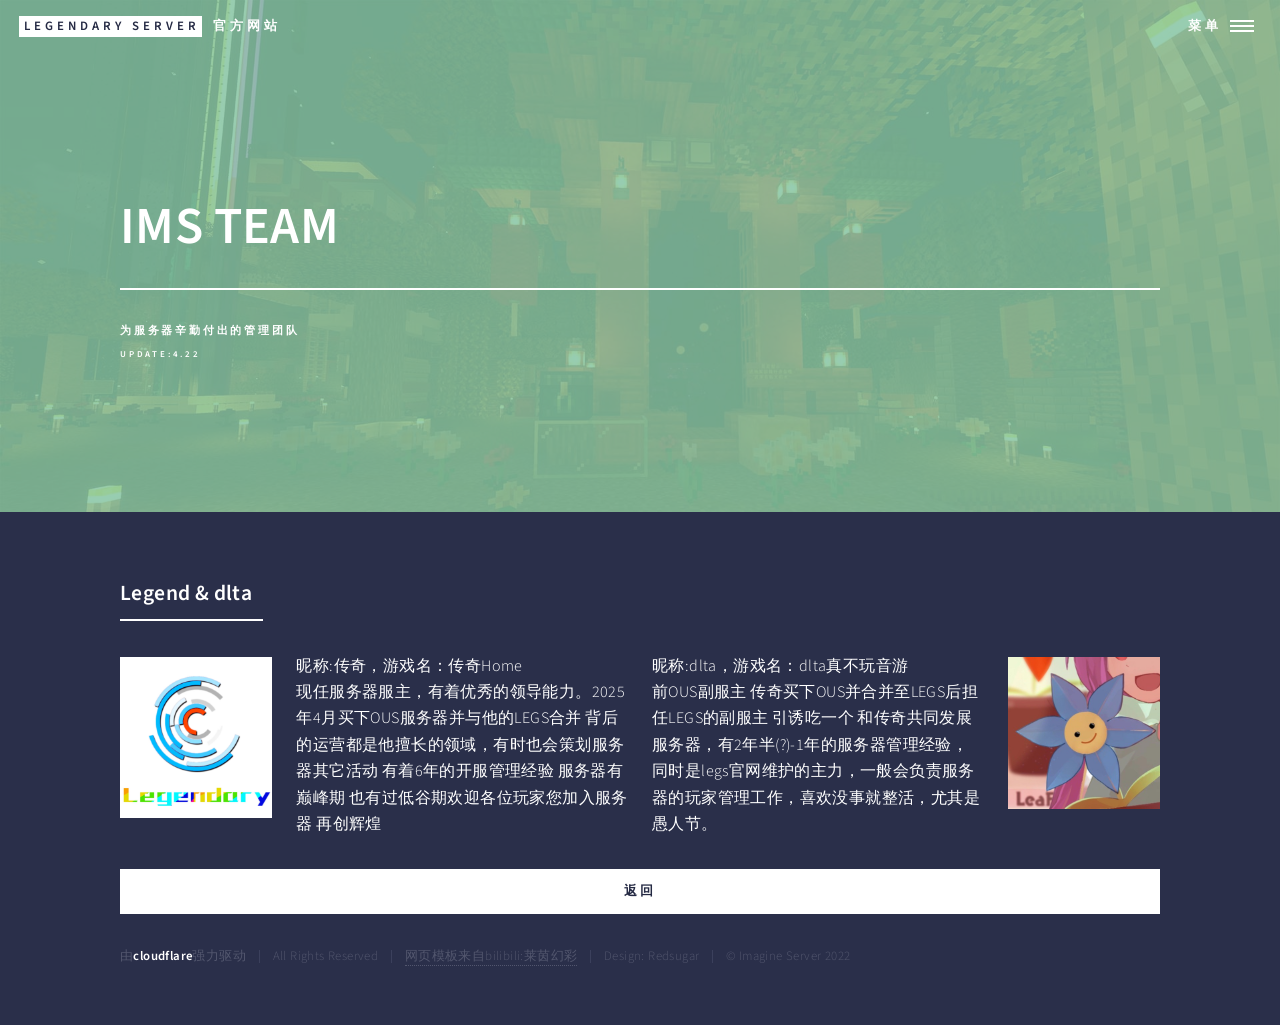
<file: team.html>
<!DOCTYPE HTML>
<!--
	Forty by HTML5 UP
	html5up.net | @ajlkn
	Free for personal and commercial use under the CCA 3.0 license (html5up.net/license)
-->
<html>
	<head>
		<title>LEGS服务器 | 官方网站</title>
				<meta charset="utf-8" />
				<meta name="keywords" content="传奇,LEGS服务器,LEGServer,Legendary国际服,">
				<meta name="viewport" content="width=device-width, initial-scale=1, user-scalable=no" />
				<link rel="stylesheet" href="assets/css/main.css" />
				<link rel="shortcut icon" href="images/cd.ico"/>
				<noscript><link rel="stylesheet" href="assets/css/noscript.css" /></noscript>
			</head>
		<body class="is-preload">
		
			<!-- Wrapper -->
				<div id="wrapper">
		
					<!-- Header -->
						<header id="header" class="alt">
							<a href="index.html" class="logo"><strong>legendary  Server</strong> <span> 官方网站</span></a>
							<nav>
								<a href="#menu">菜单</a>
							</nav>
						</header>
		
					<!-- Menu -->
						<nav id="menu">
							<ul class="links">
								<li><a href="index.html">首页</a></li>
								<li><a href="team.html">LEGS team</a></li>
								<li><a href="function.html">便捷功能</a></li>
								<li><a href="404.html">最新动态</a></li>
							</ul>
							<ul class="actions stacked">
								<li><a href="https://jq.qq.com/?_wv=1027&k=iuKYeEGl" class="button primary fit">加入玩家交流群</a></li>
							</ul>
						</nav>

				<!-- Banner -->
				<!-- Note: The "styleN" class below should match that of the header element. -->
					<section id="banner" class="style6">
						<div class="inner">
							<span class="image">
								<img src="images/pic07.jpg" alt="" />
							</span>
							<header class="major">
								<h1>IMS TEAM</h1>
							</header>
							<div class="content">
								<p>为服务器辛勤付出的管理团队<br><sub>update:4.22</sub></p>
							</div>
						</div>
					</section>

				<!-- Main -->
					<div id="main">

						<!-- One -->
					<div class="inner">
						<header class="major">
						<h3>Legend &amp; dlta</h3>
						</header>
						<div class="row">
							<div class="col-6 col-12-small">
								<p><span class="image left"><img src="images/pic09.jpg" alt="" /></span>昵称:传奇，游戏名：传奇Home<br>现任服务器服主，有着优秀的领导能力。2025年4月买下OUS服务器并与他的LEGS合并 背后的运营都是他擅长的领域，有时也会策划服务器其它活动 有着6年的开服管理经验 服务器有巅峰期 也有过低谷期欢迎各位玩家您加入服务器 再创辉煌</p>
							</div>
							<div class="col-6 col-12-small">
								<p><span class="image right"><img src="images/pic08.jpg" alt="" /></span>昵称:dlta，游戏名：dlta真不玩音游<br>前OUS副服主 传奇买下OUS并合并至LEGS后担任LEGS的副服主 引诱吃一个 和传奇共同发展服务器，有2年半(?)-1年的服务器管理经验，同时是legs官网维护的主力，一般会负责服务器的玩家管理工作，喜欢没事就整活，尤其是愚人节。</p>
								</div>
					</div>
					<div class="col-6 col-12-small">
						<ul class="actions stacked">
						<li><a href="index.html" class="button primary fit">返回</a></li>
						</ul>
					</div>
				<!-- Footer -->
					<footer id="footer">
						<div class="inner">
							<ul class="copyright">
								<li>由<strong>cloudflare</strong>强力驱动</li><li>All Rights Reserved</li><li><a href="https://space.bilibili.com/520320534/">网页模板来自bilibili:莱茵幻彩</a></li><li>Design: Redsugar</li><li>&copy; Imagine Server 2022</li><!--   莱幻工作室——IMS幻想浮城服务器管理组-->
							</ul>
						</div>
					</footer>
					</div>

			

		<!-- Scripts -->
			<script src="assets/js/jquery.min.js"></script>
			<script src="assets/js/jquery.scrolly.min.js"></script>
			<script src="assets/js/jquery.scrollex.min.js"></script>
			<script src="assets/js/browser.min.js"></script>
			<script src="assets/js/breakpoints.min.js"></script>
			<script src="assets/js/util.js"></script>
			<script src="assets/js/main.js"></script>

	</body>
</html>
</file>
<file: assets/css/noscript.css>
/*
	Forty by HTML5 UP
	html5up.net | @ajlkn
	Free for personal and commercial use under the CCA 3.0 license (html5up.net/license)
*/

/* Banner */

	body.is-preload #banner:after {
		opacity: 0.85;
	}

	body.is-preload #banner > .inner {
		-moz-filter: none;
		-webkit-filter: none;
		-ms-filter: none;
		filter: none;
		-moz-transform: none;
		-webkit-transform: none;
		-ms-transform: none;
		transform: none;
		opacity: 1;
	}
</file>
<file: assets/css/main.css>
@import url(fontawesome-all.min.css);
@import url("https://fonts.googleapis.com/css?family=Source+Sans+Pro:300,300italic,600,600italic");

/*
	Forty by HTML5 UP
	html5up.net | @ajlkn
	Free for personal and commercial use under the CCA 3.0 license (html5up.net/license)
*/

html, body, div, span, applet, object,
iframe, h1, h2, h3, h4, h5, h6, p, blockquote,
pre, a, abbr, acronym, address, big, cite,
code, del, dfn, em, img, ins, kbd, q, s, samp,
small, strike, strong, sub, sup, tt, var, b,
u, i, center, dl, dt, dd, ol, ul, li, fieldset,
form, label, legend, table, caption, tbody,
tfoot, thead, tr, th, td, article, aside,
canvas, details, embed, figure, figcaption,
footer, header, hgroup, menu, nav, output, ruby,
section, summary, time, mark, audio, video {
	margin: 0;
	padding: 0;
	border: 0;
	font-size: 100%;
	font: inherit;
	vertical-align: baseline;}

article, aside, details, figcaption, figure,
footer, header, hgroup, menu, nav, section {
	display: block;}

body {
	line-height: 1;
}

ol, ul {
	list-style: none;
}

blockquote, q {
	quotes: none;
}

	blockquote:before, blockquote:after, q:before, q:after {
		content: '';
		content: none;
	}

table {
	border-collapse: collapse;
	border-spacing: 0;
}

body {
	-webkit-text-size-adjust: none;
}

mark {
	background-color: transparent;
	color: inherit;
}

input::-moz-focus-inner {
	border: 0;
	padding: 0;
}

input, select, textarea {
	-moz-appearance: none;
	-webkit-appearance: none;
	-ms-appearance: none;
	appearance: none;
}

/* Basic */

	@-ms-viewport {
		width: device-width;
	}

	body {
		-ms-overflow-style: scrollbar;
	}

	@media screen and (max-width: 480px) {

		html, body {
			min-width: 320px;
		}

	}

	html {
		box-sizing: border-box;
	}

	*, *:before, *:after {
		box-sizing: inherit;
	}

	body {
		background: #242943;
	}

		body.is-preload *, body.is-preload *:before, body.is-preload *:after {
			-moz-animation: none !important;
			-webkit-animation: none !important;
			-ms-animation: none !important;
			animation: none !important;
			-moz-transition: none !important;
			-webkit-transition: none !important;
			-ms-transition: none !important;
			transition: none !important;
		}

/* Type */

	body, input, select, textarea {
		color: #ffffff;
		font-family: "Source Sans Pro", Helvetica, sans-serif;
		font-size: 17pt;
		font-weight: 300;
		letter-spacing: 0.025em;
		line-height: 1.65;
	}

		@media screen and (max-width: 1680px) {

			body, input, select, textarea {
				font-size: 14pt;
			}

		}

		@media screen and (max-width: 1280px) {

			body, input, select, textarea {
				font-size: 12pt;
			}

		}

		@media screen and (max-width: 360px) {

			body, input, select, textarea {
				font-size: 11pt;
			}

		}

	a {
		-moz-transition: color 0.2s ease-in-out, border-bottom-color 0.2s ease-in-out;
		-webkit-transition: color 0.2s ease-in-out, border-bottom-color 0.2s ease-in-out;
		-ms-transition: color 0.2s ease-in-out, border-bottom-color 0.2s ease-in-out;
		transition: color 0.2s ease-in-out, border-bottom-color 0.2s ease-in-out;
		border-bottom: dotted 1px;
		color: inherit;
		text-decoration: none;
	}

		a:hover {
			border-bottom-color: transparent;
			color: #9bf1ff !important;
		}

		a:active {
			color: #53e3fb !important;
		}

	strong, b {
		color: #ffffff;
		font-weight: 600;
	}

	em, i {
		font-style: italic;
	}

	p {
		margin: 0 0 2em 0;
	}

	h1, h2, h3, h4, h5, h6 {
		color: #ffffff;
		font-weight: 600;
		line-height: 1.65;
		margin: 0 0 1em 0;
	}

		h1 a, h2 a, h3 a, h4 a, h5 a, h6 a {
			color: inherit;
			border-bottom: 0;
		}

	h1 {
		font-size: 2.5em;
	}

	h2 {
		font-size: 1.75em;
	}

	h3 {
		font-size: 1.35em;
	}

	h4 {
		font-size: 1.1em;
	}

	h5 {
		font-size: 0.9em;
	}

	h6 {
		font-size: 0.7em;
	}

	@media screen and (max-width: 736px) {

		h1 {
			font-size: 2em;
		}

		h2 {
			font-size: 1.5em;
		}

		h3 {
			font-size: 1.25em;
		}

	}

	sub {
		font-size: 0.8em;
		position: relative;
		top: 0.5em;
	}

	sup {
		font-size: 0.8em;
		position: relative;
		top: -0.5em;
	}

	blockquote {
		border-left: solid 4px rgba(212, 212, 255, 0.1);
		font-style: italic;
		margin: 0 0 2em 0;
		padding: 0.5em 0 0.5em 2em;
	}

	code {
		background: rgba(212, 212, 255, 0.035);
		font-family: "Courier New", monospace;
		font-size: 0.9em;
		margin: 0 0.25em;
		padding: 0.25em 0.65em;
	}

	pre {
		-webkit-overflow-scrolling: touch;
		font-family: "Courier New", monospace;
		font-size: 0.9em;
		margin: 0 0 2em 0;
	}

		pre code {
			display: block;
			line-height: 1.75;
			padding: 1em 1.5em;
			overflow-x: auto;
		}

	hr {
		border: 0;
		border-bottom: solid 1px rgba(212, 212, 255, 0.1);
		margin: 2em 0;
	}

		hr.major {
			margin: 3em 0;
		}

	.align-left {
		text-align: left;
	}

	.align-center {
		text-align: center;
	}

	.align-right {
		text-align: right;
	}

/* Row */

	.row {
		display: flex;
		flex-wrap: wrap;
		box-sizing: border-box;
		align-items: stretch;
	}

		.row > * {
			box-sizing: border-box;
		}

		.row.gtr-uniform > * > :last-child {
			margin-bottom: 0;
		}

		.row.aln-left {
			justify-content: flex-start;
		}

		.row.aln-center {
			justify-content: center;
		}

		.row.aln-right {
			justify-content: flex-end;
		}

		.row.aln-top {
			align-items: flex-start;
		}

		.row.aln-middle {
			align-items: center;
		}

		.row.aln-bottom {
			align-items: flex-end;
		}

		.row > .imp {
			order: -1;
		}

		.row > .col-1 {
			width: 8.33333%;
		}

		.row > .off-1 {
			margin-left: 8.33333%;
		}

		.row > .col-2 {
			width: 16.66667%;
		}

		.row > .off-2 {
			margin-left: 16.66667%;
		}

		.row > .col-3 {
			width: 25%;
		}

		.row > .off-3 {
			margin-left: 25%;
		}

		.row > .col-4 {
			width: 33.33333%;
		}

		.row > .off-4 {
			margin-left: 33.33333%;
		}

		.row > .col-5 {
			width: 41.66667%;
		}

		.row > .off-5 {
			margin-left: 41.66667%;
		}

		.row > .col-6 {
			width: 50%;
		}

		.row > .off-6 {
			margin-left: 50%;
		}

		.row > .col-7 {
			width: 58.33333%;
		}

		.row > .off-7 {
			margin-left: 58.33333%;
		}

		.row > .col-8 {
			width: 66.66667%;
		}

		.row > .off-8 {
			margin-left: 66.66667%;
		}

		.row > .col-9 {
			width: 75%;
		}

		.row > .off-9 {
			margin-left: 75%;
		}

		.row > .col-10 {
			width: 83.33333%;
		}

		.row > .off-10 {
			margin-left: 83.33333%;
		}

		.row > .col-11 {
			width: 91.66667%;
		}

		.row > .off-11 {
			margin-left: 91.66667%;
		}

		.row > .col-12 {
			width: 100%;
		}

		.row > .off-12 {
			margin-left: 100%;
		}

		.row.gtr-0 {
			margin-top: 0;
			margin-left: 0em;
		}

			.row.gtr-0 > * {
				padding: 0 0 0 0em;
			}

			.row.gtr-0.gtr-uniform {
				margin-top: 0em;
			}

				.row.gtr-0.gtr-uniform > * {
					padding-top: 0em;
				}

		.row.gtr-25 {
			margin-top: 0;
			margin-left: -0.5em;
		}

			.row.gtr-25 > * {
				padding: 0 0 0 0.5em;
			}

			.row.gtr-25.gtr-uniform {
				margin-top: -0.5em;
			}

				.row.gtr-25.gtr-uniform > * {
					padding-top: 0.5em;
				}

		.row.gtr-50 {
			margin-top: 0;
			margin-left: -1em;
		}

			.row.gtr-50 > * {
				padding: 0 0 0 1em;
			}

			.row.gtr-50.gtr-uniform {
				margin-top: -1em;
			}

				.row.gtr-50.gtr-uniform > * {
					padding-top: 1em;
				}

		.row {
			margin-top: 0;
			margin-left: -2em;
		}

			.row > * {
				padding: 0 0 0 2em;
			}

			.row.gtr-uniform {
				margin-top: -2em;
			}

				.row.gtr-uniform > * {
					padding-top: 2em;
				}

		.row.gtr-150 {
			margin-top: 0;
			margin-left: -3em;
		}

			.row.gtr-150 > * {
				padding: 0 0 0 3em;
			}

			.row.gtr-150.gtr-uniform {
				margin-top: -3em;
			}

				.row.gtr-150.gtr-uniform > * {
					padding-top: 3em;
				}

		.row.gtr-200 {
			margin-top: 0;
			margin-left: -4em;
		}

			.row.gtr-200 > * {
				padding: 0 0 0 4em;
			}

			.row.gtr-200.gtr-uniform {
				margin-top: -4em;
			}

				.row.gtr-200.gtr-uniform > * {
					padding-top: 4em;
				}

		@media screen and (max-width: 1680px) {

			.row {
				display: flex;
				flex-wrap: wrap;
				box-sizing: border-box;
				align-items: stretch;
			}

				.row > * {
					box-sizing: border-box;
				}

				.row.gtr-uniform > * > :last-child {
					margin-bottom: 0;
				}

				.row.aln-left {
					justify-content: flex-start;
				}

				.row.aln-center {
					justify-content: center;
				}

				.row.aln-right {
					justify-content: flex-end;
				}

				.row.aln-top {
					align-items: flex-start;
				}

				.row.aln-middle {
					align-items: center;
				}

				.row.aln-bottom {
					align-items: flex-end;
				}

				.row > .imp-xlarge {
					order: -1;
				}

				.row > .col-1-xlarge {
					width: 8.33333%;
				}

				.row > .off-1-xlarge {
					margin-left: 8.33333%;
				}

				.row > .col-2-xlarge {
					width: 16.66667%;
				}

				.row > .off-2-xlarge {
					margin-left: 16.66667%;
				}

				.row > .col-3-xlarge {
					width: 25%;
				}

				.row > .off-3-xlarge {
					margin-left: 25%;
				}

				.row > .col-4-xlarge {
					width: 33.33333%;
				}

				.row > .off-4-xlarge {
					margin-left: 33.33333%;
				}

				.row > .col-5-xlarge {
					width: 41.66667%;
				}

				.row > .off-5-xlarge {
					margin-left: 41.66667%;
				}

				.row > .col-6-xlarge {
					width: 50%;
				}

				.row > .off-6-xlarge {
					margin-left: 50%;
				}

				.row > .col-7-xlarge {
					width: 58.33333%;
				}

				.row > .off-7-xlarge {
					margin-left: 58.33333%;
				}

				.row > .col-8-xlarge {
					width: 66.66667%;
				}

				.row > .off-8-xlarge {
					margin-left: 66.66667%;
				}

				.row > .col-9-xlarge {
					width: 75%;
				}

				.row > .off-9-xlarge {
					margin-left: 75%;
				}

				.row > .col-10-xlarge {
					width: 83.33333%;
				}

				.row > .off-10-xlarge {
					margin-left: 83.33333%;
				}

				.row > .col-11-xlarge {
					width: 91.66667%;
				}

				.row > .off-11-xlarge {
					margin-left: 91.66667%;
				}

				.row > .col-12-xlarge {
					width: 100%;
				}

				.row > .off-12-xlarge {
					margin-left: 100%;
				}

				.row.gtr-0 {
					margin-top: 0;
					margin-left: 0em;
				}

					.row.gtr-0 > * {
						padding: 0 0 0 0em;
					}

					.row.gtr-0.gtr-uniform {
						margin-top: 0em;
					}

						.row.gtr-0.gtr-uniform > * {
							padding-top: 0em;
						}

				.row.gtr-25 {
					margin-top: 0;
					margin-left: -0.5em;
				}

					.row.gtr-25 > * {
						padding: 0 0 0 0.5em;
					}

					.row.gtr-25.gtr-uniform {
						margin-top: -0.5em;
					}

						.row.gtr-25.gtr-uniform > * {
							padding-top: 0.5em;
						}

				.row.gtr-50 {
					margin-top: 0;
					margin-left: -1em;
				}

					.row.gtr-50 > * {
						padding: 0 0 0 1em;
					}

					.row.gtr-50.gtr-uniform {
						margin-top: -1em;
					}

						.row.gtr-50.gtr-uniform > * {
							padding-top: 1em;
						}

				.row {
					margin-top: 0;
					margin-left: -2em;
				}

					.row > * {
						padding: 0 0 0 2em;
					}

					.row.gtr-uniform {
						margin-top: -2em;
					}

						.row.gtr-uniform > * {
							padding-top: 2em;
						}

				.row.gtr-150 {
					margin-top: 0;
					margin-left: -3em;
				}

					.row.gtr-150 > * {
						padding: 0 0 0 3em;
					}

					.row.gtr-150.gtr-uniform {
						margin-top: -3em;
					}

						.row.gtr-150.gtr-uniform > * {
							padding-top: 3em;
						}

				.row.gtr-200 {
					margin-top: 0;
					margin-left: -4em;
				}

					.row.gtr-200 > * {
						padding: 0 0 0 4em;
					}

					.row.gtr-200.gtr-uniform {
						margin-top: -4em;
					}

						.row.gtr-200.gtr-uniform > * {
							padding-top: 4em;
						}

		}

		@media screen and (max-width: 1280px) {

			.row {
				display: flex;
				flex-wrap: wrap;
				box-sizing: border-box;
				align-items: stretch;
			}

				.row > * {
					box-sizing: border-box;
				}

				.row.gtr-uniform > * > :last-child {
					margin-bottom: 0;
				}

				.row.aln-left {
					justify-content: flex-start;
				}

				.row.aln-center {
					justify-content: center;
				}

				.row.aln-right {
					justify-content: flex-end;
				}

				.row.aln-top {
					align-items: flex-start;
				}

				.row.aln-middle {
					align-items: center;
				}

				.row.aln-bottom {
					align-items: flex-end;
				}

				.row > .imp-large {
					order: -1;
				}

				.row > .col-1-large {
					width: 8.33333%;
				}

				.row > .off-1-large {
					margin-left: 8.33333%;
				}

				.row > .col-2-large {
					width: 16.66667%;
				}

				.row > .off-2-large {
					margin-left: 16.66667%;
				}

				.row > .col-3-large {
					width: 25%;
				}

				.row > .off-3-large {
					margin-left: 25%;
				}

				.row > .col-4-large {
					width: 33.33333%;
				}

				.row > .off-4-large {
					margin-left: 33.33333%;
				}

				.row > .col-5-large {
					width: 41.66667%;
				}

				.row > .off-5-large {
					margin-left: 41.66667%;
				}

				.row > .col-6-large {
					width: 50%;
				}

				.row > .off-6-large {
					margin-left: 50%;
				}

				.row > .col-7-large {
					width: 58.33333%;
				}

				.row > .off-7-large {
					margin-left: 58.33333%;
				}

				.row > .col-8-large {
					width: 66.66667%;
				}

				.row > .off-8-large {
					margin-left: 66.66667%;
				}

				.row > .col-9-large {
					width: 75%;
				}

				.row > .off-9-large {
					margin-left: 75%;
				}

				.row > .col-10-large {
					width: 83.33333%;
				}

				.row > .off-10-large {
					margin-left: 83.33333%;
				}

				.row > .col-11-large {
					width: 91.66667%;
				}

				.row > .off-11-large {
					margin-left: 91.66667%;
				}

				.row > .col-12-large {
					width: 100%;
				}

				.row > .off-12-large {
					margin-left: 100%;
				}

				.row.gtr-0 {
					margin-top: 0;
					margin-left: 0em;
				}

					.row.gtr-0 > * {
						padding: 0 0 0 0em;
					}

					.row.gtr-0.gtr-uniform {
						margin-top: 0em;
					}

						.row.gtr-0.gtr-uniform > * {
							padding-top: 0em;
						}

				.row.gtr-25 {
					margin-top: 0;
					margin-left: -0.375em;
				}

					.row.gtr-25 > * {
						padding: 0 0 0 0.375em;
					}

					.row.gtr-25.gtr-uniform {
						margin-top: -0.375em;
					}

						.row.gtr-25.gtr-uniform > * {
							padding-top: 0.375em;
						}

				.row.gtr-50 {
					margin-top: 0;
					margin-left: -0.75em;
				}

					.row.gtr-50 > * {
						padding: 0 0 0 0.75em;
					}

					.row.gtr-50.gtr-uniform {
						margin-top: -0.75em;
					}

						.row.gtr-50.gtr-uniform > * {
							padding-top: 0.75em;
						}

				.row {
					margin-top: 0;
					margin-left: -1.5em;
				}

					.row > * {
						padding: 0 0 0 1.5em;
					}

					.row.gtr-uniform {
						margin-top: -1.5em;
					}

						.row.gtr-uniform > * {
							padding-top: 1.5em;
						}

				.row.gtr-150 {
					margin-top: 0;
					margin-left: -2.25em;
				}

					.row.gtr-150 > * {
						padding: 0 0 0 2.25em;
					}

					.row.gtr-150.gtr-uniform {
						margin-top: -2.25em;
					}

						.row.gtr-150.gtr-uniform > * {
							padding-top: 2.25em;
						}

				.row.gtr-200 {
					margin-top: 0;
					margin-left: -3em;
				}

					.row.gtr-200 > * {
						padding: 0 0 0 3em;
					}

					.row.gtr-200.gtr-uniform {
						margin-top: -3em;
					}

						.row.gtr-200.gtr-uniform > * {
							padding-top: 3em;
						}

		}

		@media screen and (max-width: 980px) {

			.row {
				display: flex;
				flex-wrap: wrap;
				box-sizing: border-box;
				align-items: stretch;
			}

				.row > * {
					box-sizing: border-box;
				}

				.row.gtr-uniform > * > :last-child {
					margin-bottom: 0;
				}

				.row.aln-left {
					justify-content: flex-start;
				}

				.row.aln-center {
					justify-content: center;
				}

				.row.aln-right {
					justify-content: flex-end;
				}

				.row.aln-top {
					align-items: flex-start;
				}

				.row.aln-middle {
					align-items: center;
				}

				.row.aln-bottom {
					align-items: flex-end;
				}

				.row > .imp-medium {
					order: -1;
				}

				.row > .col-1-medium {
					width: 8.33333%;
				}

				.row > .off-1-medium {
					margin-left: 8.33333%;
				}

				.row > .col-2-medium {
					width: 16.66667%;
				}

				.row > .off-2-medium {
					margin-left: 16.66667%;
				}

				.row > .col-3-medium {
					width: 25%;
				}

				.row > .off-3-medium {
					margin-left: 25%;
				}

				.row > .col-4-medium {
					width: 33.33333%;
				}

				.row > .off-4-medium {
					margin-left: 33.33333%;
				}

				.row > .col-5-medium {
					width: 41.66667%;
				}

				.row > .off-5-medium {
					margin-left: 41.66667%;
				}

				.row > .col-6-medium {
					width: 50%;
				}

				.row > .off-6-medium {
					margin-left: 50%;
				}

				.row > .col-7-medium {
					width: 58.33333%;
				}

				.row > .off-7-medium {
					margin-left: 58.33333%;
				}

				.row > .col-8-medium {
					width: 66.66667%;
				}

				.row > .off-8-medium {
					margin-left: 66.66667%;
				}

				.row > .col-9-medium {
					width: 75%;
				}

				.row > .off-9-medium {
					margin-left: 75%;
				}

				.row > .col-10-medium {
					width: 83.33333%;
				}

				.row > .off-10-medium {
					margin-left: 83.33333%;
				}

				.row > .col-11-medium {
					width: 91.66667%;
				}

				.row > .off-11-medium {
					margin-left: 91.66667%;
				}

				.row > .col-12-medium {
					width: 100%;
				}

				.row > .off-12-medium {
					margin-left: 100%;
				}

				.row.gtr-0 {
					margin-top: 0;
					margin-left: 0em;
				}

					.row.gtr-0 > * {
						padding: 0 0 0 0em;
					}

					.row.gtr-0.gtr-uniform {
						margin-top: 0em;
					}

						.row.gtr-0.gtr-uniform > * {
							padding-top: 0em;
						}

				.row.gtr-25 {
					margin-top: 0;
					margin-left: -0.375em;
				}

					.row.gtr-25 > * {
						padding: 0 0 0 0.375em;
					}

					.row.gtr-25.gtr-uniform {
						margin-top: -0.375em;
					}

						.row.gtr-25.gtr-uniform > * {
							padding-top: 0.375em;
						}

				.row.gtr-50 {
					margin-top: 0;
					margin-left: -0.75em;
				}

					.row.gtr-50 > * {
						padding: 0 0 0 0.75em;
					}

					.row.gtr-50.gtr-uniform {
						margin-top: -0.75em;
					}

						.row.gtr-50.gtr-uniform > * {
							padding-top: 0.75em;
						}

				.row {
					margin-top: 0;
					margin-left: -1.5em;
				}

					.row > * {
						padding: 0 0 0 1.5em;
					}

					.row.gtr-uniform {
						margin-top: -1.5em;
					}

						.row.gtr-uniform > * {
							padding-top: 1.5em;
						}

				.row.gtr-150 {
					margin-top: 0;
					margin-left: -2.25em;
				}

					.row.gtr-150 > * {
						padding: 0 0 0 2.25em;
					}

					.row.gtr-150.gtr-uniform {
						margin-top: -2.25em;
					}

						.row.gtr-150.gtr-uniform > * {
							padding-top: 2.25em;
						}

				.row.gtr-200 {
					margin-top: 0;
					margin-left: -3em;
				}

					.row.gtr-200 > * {
						padding: 0 0 0 3em;
					}

					.row.gtr-200.gtr-uniform {
						margin-top: -3em;
					}

						.row.gtr-200.gtr-uniform > * {
							padding-top: 3em;
						}

		}

		@media screen and (max-width: 736px) {

			.row {
				display: flex;
				flex-wrap: wrap;
				box-sizing: border-box;
				align-items: stretch;
			}

				.row > * {
					box-sizing: border-box;
				}

				.row.gtr-uniform > * > :last-child {
					margin-bottom: 0;
				}

				.row.aln-left {
					justify-content: flex-start;
				}

				.row.aln-center {
					justify-content: center;
				}

				.row.aln-right {
					justify-content: flex-end;
				}

				.row.aln-top {
					align-items: flex-start;
				}

				.row.aln-middle {
					align-items: center;
				}

				.row.aln-bottom {
					align-items: flex-end;
				}

				.row > .imp-small {
					order: -1;
				}

				.row > .col-1-small {
					width: 8.33333%;
				}

				.row > .off-1-small {
					margin-left: 8.33333%;
				}

				.row > .col-2-small {
					width: 16.66667%;
				}

				.row > .off-2-small {
					margin-left: 16.66667%;
				}

				.row > .col-3-small {
					width: 25%;
				}

				.row > .off-3-small {
					margin-left: 25%;
				}

				.row > .col-4-small {
					width: 33.33333%;
				}

				.row > .off-4-small {
					margin-left: 33.33333%;
				}

				.row > .col-5-small {
					width: 41.66667%;
				}

				.row > .off-5-small {
					margin-left: 41.66667%;
				}

				.row > .col-6-small {
					width: 50%;
				}

				.row > .off-6-small {
					margin-left: 50%;
				}

				.row > .col-7-small {
					width: 58.33333%;
				}

				.row > .off-7-small {
					margin-left: 58.33333%;
				}

				.row > .col-8-small {
					width: 66.66667%;
				}

				.row > .off-8-small {
					margin-left: 66.66667%;
				}

				.row > .col-9-small {
					width: 75%;
				}

				.row > .off-9-small {
					margin-left: 75%;
				}

				.row > .col-10-small {
					width: 83.33333%;
				}

				.row > .off-10-small {
					margin-left: 83.33333%;
				}

				.row > .col-11-small {
					width: 91.66667%;
				}

				.row > .off-11-small {
					margin-left: 91.66667%;
				}

				.row > .col-12-small {
					width: 100%;
				}

				.row > .off-12-small {
					margin-left: 100%;
				}

				.row.gtr-0 {
					margin-top: 0;
					margin-left: 0em;
				}

					.row.gtr-0 > * {
						padding: 0 0 0 0em;
					}

					.row.gtr-0.gtr-uniform {
						margin-top: 0em;
					}

						.row.gtr-0.gtr-uniform > * {
							padding-top: 0em;
						}

				.row.gtr-25 {
					margin-top: 0;
					margin-left: -0.3125em;
				}

					.row.gtr-25 > * {
						padding: 0 0 0 0.3125em;
					}

					.row.gtr-25.gtr-uniform {
						margin-top: -0.3125em;
					}

						.row.gtr-25.gtr-uniform > * {
							padding-top: 0.3125em;
						}

				.row.gtr-50 {
					margin-top: 0;
					margin-left: -0.625em;
				}

					.row.gtr-50 > * {
						padding: 0 0 0 0.625em;
					}

					.row.gtr-50.gtr-uniform {
						margin-top: -0.625em;
					}

						.row.gtr-50.gtr-uniform > * {
							padding-top: 0.625em;
						}

				.row {
					margin-top: 0;
					margin-left: -1.25em;
				}

					.row > * {
						padding: 0 0 0 1.25em;
					}

					.row.gtr-uniform {
						margin-top: -1.25em;
					}

						.row.gtr-uniform > * {
							padding-top: 1.25em;
						}

				.row.gtr-150 {
					margin-top: 0;
					margin-left: -1.875em;
				}

					.row.gtr-150 > * {
						padding: 0 0 0 1.875em;
					}

					.row.gtr-150.gtr-uniform {
						margin-top: -1.875em;
					}

						.row.gtr-150.gtr-uniform > * {
							padding-top: 1.875em;
						}

				.row.gtr-200 {
					margin-top: 0;
					margin-left: -2.5em;
				}

					.row.gtr-200 > * {
						padding: 0 0 0 2.5em;
					}

					.row.gtr-200.gtr-uniform {
						margin-top: -2.5em;
					}

						.row.gtr-200.gtr-uniform > * {
							padding-top: 2.5em;
						}

		}

		@media screen and (max-width: 480px) {

			.row {
				display: flex;
				flex-wrap: wrap;
				box-sizing: border-box;
				align-items: stretch;
			}

				.row > * {
					box-sizing: border-box;
				}

				.row.gtr-uniform > * > :last-child {
					margin-bottom: 0;
				}

				.row.aln-left {
					justify-content: flex-start;
				}

				.row.aln-center {
					justify-content: center;
				}

				.row.aln-right {
					justify-content: flex-end;
				}

				.row.aln-top {
					align-items: flex-start;
				}

				.row.aln-middle {
					align-items: center;
				}

				.row.aln-bottom {
					align-items: flex-end;
				}

				.row > .imp-xsmall {
					order: -1;
				}

				.row > .col-1-xsmall {
					width: 8.33333%;
				}

				.row > .off-1-xsmall {
					margin-left: 8.33333%;
				}

				.row > .col-2-xsmall {
					width: 16.66667%;
				}

				.row > .off-2-xsmall {
					margin-left: 16.66667%;
				}

				.row > .col-3-xsmall {
					width: 25%;
				}

				.row > .off-3-xsmall {
					margin-left: 25%;
				}

				.row > .col-4-xsmall {
					width: 33.33333%;
				}

				.row > .off-4-xsmall {
					margin-left: 33.33333%;
				}

				.row > .col-5-xsmall {
					width: 41.66667%;
				}

				.row > .off-5-xsmall {
					margin-left: 41.66667%;
				}

				.row > .col-6-xsmall {
					width: 50%;
				}

				.row > .off-6-xsmall {
					margin-left: 50%;
				}

				.row > .col-7-xsmall {
					width: 58.33333%;
				}

				.row > .off-7-xsmall {
					margin-left: 58.33333%;
				}

				.row > .col-8-xsmall {
					width: 66.66667%;
				}

				.row > .off-8-xsmall {
					margin-left: 66.66667%;
				}

				.row > .col-9-xsmall {
					width: 75%;
				}

				.row > .off-9-xsmall {
					margin-left: 75%;
				}

				.row > .col-10-xsmall {
					width: 83.33333%;
				}

				.row > .off-10-xsmall {
					margin-left: 83.33333%;
				}

				.row > .col-11-xsmall {
					width: 91.66667%;
				}

				.row > .off-11-xsmall {
					margin-left: 91.66667%;
				}

				.row > .col-12-xsmall {
					width: 100%;
				}

				.row > .off-12-xsmall {
					margin-left: 100%;
				}

				.row.gtr-0 {
					margin-top: 0;
					margin-left: 0em;
				}

					.row.gtr-0 > * {
						padding: 0 0 0 0em;
					}

					.row.gtr-0.gtr-uniform {
						margin-top: 0em;
					}

						.row.gtr-0.gtr-uniform > * {
							padding-top: 0em;
						}

				.row.gtr-25 {
					margin-top: 0;
					margin-left: -0.3125em;
				}

					.row.gtr-25 > * {
						padding: 0 0 0 0.3125em;
					}

					.row.gtr-25.gtr-uniform {
						margin-top: -0.3125em;
					}

						.row.gtr-25.gtr-uniform > * {
							padding-top: 0.3125em;
						}

				.row.gtr-50 {
					margin-top: 0;
					margin-left: -0.625em;
				}

					.row.gtr-50 > * {
						padding: 0 0 0 0.625em;
					}

					.row.gtr-50.gtr-uniform {
						margin-top: -0.625em;
					}

						.row.gtr-50.gtr-uniform > * {
							padding-top: 0.625em;
						}

				.row {
					margin-top: 0;
					margin-left: -1.25em;
				}

					.row > * {
						padding: 0 0 0 1.25em;
					}

					.row.gtr-uniform {
						margin-top: -1.25em;
					}

						.row.gtr-uniform > * {
							padding-top: 1.25em;
						}

				.row.gtr-150 {
					margin-top: 0;
					margin-left: -1.875em;
				}

					.row.gtr-150 > * {
						padding: 0 0 0 1.875em;
					}

					.row.gtr-150.gtr-uniform {
						margin-top: -1.875em;
					}

						.row.gtr-150.gtr-uniform > * {
							padding-top: 1.875em;
						}

				.row.gtr-200 {
					margin-top: 0;
					margin-left: -2.5em;
				}

					.row.gtr-200 > * {
						padding: 0 0 0 2.5em;
					}

					.row.gtr-200.gtr-uniform {
						margin-top: -2.5em;
					}

						.row.gtr-200.gtr-uniform > * {
							padding-top: 2.5em;
						}

		}

/* Section/Article */

	section.special, article.special {
		text-align: center;
	}

	header.major {
		width: -moz-max-content;
		width: -webkit-max-content;
		width: -ms-max-content;
		width: max-content;
		margin-bottom: 2em;
	}

		header.major > :first-child {
			margin-bottom: 0;
			width: calc(100% + 0.5em);
		}

			header.major > :first-child:after {
				content: '';
				background-color: #ffffff;
				display: block;
				height: 2px;
				margin: 0.325em 0 0.5em 0;
				width: 100%;
			}

		header.major > p {
			font-size: 0.7em;
			font-weight: 600;
			letter-spacing: 0.25em;
			margin-bottom: 0;
			text-transform: uppercase;
		}

		body.is-ie header.major > :first-child:after {
			max-width: 9em;
		}

		body.is-ie header.major > h1:after {
			max-width: 100% !important;
		}

	@media screen and (max-width: 736px) {

		header.major > p br {
			display: none;
		}

	}

/* Form */

	form {
		margin: 0 0 2em 0;
	}

		form > :last-child {
			margin-bottom: 0;
		}

		form > .fields {
			display: -moz-flex;
			display: -webkit-flex;
			display: -ms-flex;
			display: flex;
			-moz-flex-wrap: wrap;
			-webkit-flex-wrap: wrap;
			-ms-flex-wrap: wrap;
			flex-wrap: wrap;
			width: calc(100% + 3em);
			margin: -1.5em 0 2em -1.5em;
		}

			form > .fields > .field {
				-moz-flex-grow: 0;
				-webkit-flex-grow: 0;
				-ms-flex-grow: 0;
				flex-grow: 0;
				-moz-flex-shrink: 0;
				-webkit-flex-shrink: 0;
				-ms-flex-shrink: 0;
				flex-shrink: 0;
				padding: 1.5em 0 0 1.5em;
				width: calc(100% - 1.5em);
			}

				form > .fields > .field.half {
					width: calc(50% - 0.75em);
				}

				form > .fields > .field.third {
					width: calc(100%/3 - 0.5em);
				}

				form > .fields > .field.quarter {
					width: calc(25% - 0.375em);
				}

		@media screen and (max-width: 480px) {

			form > .fields {
				width: calc(100% + 3em);
				margin: -1.5em 0 2em -1.5em;
			}

				form > .fields > .field {
					padding: 1.5em 0 0 1.5em;
					width: calc(100% - 1.5em);
				}

					form > .fields > .field.half {
						width: calc(100% - 1.5em);
					}

					form > .fields > .field.third {
						width: calc(100% - 1.5em);
					}

					form > .fields > .field.quarter {
						width: calc(100% - 1.5em);
					}

		}

	label {
		color: #ffffff;
		display: block;
		font-size: 0.8em;
		font-weight: 600;
		letter-spacing: 0.25em;
		margin: 0 0 1em 0;
		text-transform: uppercase;
	}

	input[type="text"],
	input[type="password"],
	input[type="email"],
	input[type="tel"],
	input[type="search"],
	input[type="url"],
	select,
	textarea {
		-moz-appearance: none;
		-webkit-appearance: none;
		-ms-appearance: none;
		appearance: none;
		background: rgba(212, 212, 255, 0.035);
		border: none;
		border-radius: 0;
		color: inherit;
		display: block;
		outline: 0;
		padding: 0 1em;
		text-decoration: none;
		width: 100%;
	}

		input[type="text"]:invalid,
		input[type="password"]:invalid,
		input[type="email"]:invalid,
		input[type="tel"]:invalid,
		input[type="search"]:invalid,
		input[type="url"]:invalid,
		select:invalid,
		textarea:invalid {
			box-shadow: none;
		}

		input[type="text"]:focus,
		input[type="password"]:focus,
		input[type="email"]:focus,
		input[type="tel"]:focus,
		input[type="search"]:focus,
		input[type="url"]:focus,
		select:focus,
		textarea:focus {
			border-color: #9bf1ff;
			box-shadow: 0 0 0 2px #9bf1ff;
		}

	select {
		background-image: url("data:image/svg+xml;charset=utf8,%3Csvg xmlns='http://www.w3.org/2000/svg' width='40' height='40' preserveAspectRatio='none' viewBox='0 0 40 40'%3E%3Cpath d='M9.4,12.3l10.4,10.4l10.4-10.4c0.2-0.2,0.5-0.4,0.9-0.4c0.3,0,0.6,0.1,0.9,0.4l3.3,3.3c0.2,0.2,0.4,0.5,0.4,0.9 c0,0.4-0.1,0.6-0.4,0.9L20.7,31.9c-0.2,0.2-0.5,0.4-0.9,0.4c-0.3,0-0.6-0.1-0.9-0.4L4.3,17.3c-0.2-0.2-0.4-0.5-0.4-0.9 c0-0.4,0.1-0.6,0.4-0.9l3.3-3.3c0.2-0.2,0.5-0.4,0.9-0.4S9.1,12.1,9.4,12.3z' fill='rgba(212, 212, 255, 0.1)' /%3E%3C/svg%3E");
		background-size: 1.25rem;
		background-repeat: no-repeat;
		background-position: calc(100% - 1rem) center;
		height: 2.75em;
		padding-right: 2.75em;
		text-overflow: ellipsis;
	}

		select option {
			color: #ffffff;
			background: #242943;
		}

		select:focus::-ms-value {
			background-color: transparent;
		}

		select::-ms-expand {
			display: none;
		}

	input[type="text"],
	input[type="password"],
	input[type="email"],
	input[type="tel"],
	input[type="search"],
	input[type="url"],
	select {
		height: 2.75em;
	}

	textarea {
		padding: 0.75em 1em;
	}

	input[type="checkbox"],
	input[type="radio"] {
		-moz-appearance: none;
		-webkit-appearance: none;
		-ms-appearance: none;
		appearance: none;
		display: block;
		float: left;
		margin-right: -2em;
		opacity: 0;
		width: 1em;
		z-index: -1;
	}

		input[type="checkbox"] + label,
		input[type="radio"] + label {
			text-decoration: none;
			color: #ffffff;
			cursor: pointer;
			display: inline-block;
			font-weight: 300;
			padding-left: 2.65em;
			padding-right: 0.75em;
			position: relative;
		}

			input[type="checkbox"] + label:before,
			input[type="radio"] + label:before {
				-moz-osx-font-smoothing: grayscale;
				-webkit-font-smoothing: antialiased;
				display: inline-block;
				font-style: normal;
				font-variant: normal;
				text-rendering: auto;
				line-height: 1;
				text-transform: none !important;
				font-family: 'Font Awesome 5 Free';
				font-weight: 900;
			}

			input[type="checkbox"] + label:before,
			input[type="radio"] + label:before {
				background: rgba(212, 212, 255, 0.035);
				content: '';
				display: inline-block;
				font-size: 0.8em;
				height: 2.0625em;
				left: 0;
				letter-spacing: 0;
				line-height: 2.0625em;
				position: absolute;
				text-align: center;
				top: 0;
				width: 2.0625em;
			}

		input[type="checkbox"]:checked + label:before,
		input[type="radio"]:checked + label:before {
			background: #ffffff;
			border-color: #9bf1ff;
			content: '\f00c';
			color: #242943;
		}

		input[type="checkbox"]:focus + label:before,
		input[type="radio"]:focus + label:before {
			box-shadow: 0 0 0 2px #9bf1ff;
		}

	input[type="radio"] + label:before {
		border-radius: 100%;
	}

	::-webkit-input-placeholder {
		color: rgba(244, 244, 255, 0.2) !important;
		opacity: 1.0;
	}

	:-moz-placeholder {
		color: rgba(244, 244, 255, 0.2) !important;
		opacity: 1.0;
	}

	::-moz-placeholder {
		color: rgba(244, 244, 255, 0.2) !important;
		opacity: 1.0;
	}

	:-ms-input-placeholder {
		color: rgba(244, 244, 255, 0.2) !important;
		opacity: 1.0;
	}

/* Box */

	.box {
		border: solid 1px rgba(212, 212, 255, 0.1);
		margin-bottom: 2em;
		padding: 1.5em;
	}

		.box > :last-child,
		.box > :last-child > :last-child,
		.box > :last-child > :last-child > :last-child {
			margin-bottom: 0;
		}

		.box.alt {
			border: 0;
			border-radius: 0;
			padding: 0;
		}

/* Icon */

	.icon {
		text-decoration: none;
		border-bottom: none;
		position: relative;
	}

		.icon:before {
			-moz-osx-font-smoothing: grayscale;
			-webkit-font-smoothing: antialiased;
			display: inline-block;
			font-style: normal;
			font-variant: normal;
			text-rendering: auto;
			line-height: 1;
			text-transform: none !important;
			font-family: 'Font Awesome 5 Free';
			font-weight: 400;
		}

		.icon > .label {
			display: none;
		}

		.icon:before {
			line-height: inherit;
		}

		.icon.solid:before {
			font-weight: 900;
		}

		.icon.brands:before {
			font-family: 'Font Awesome 5 Brands';
		}

		.icon.alt:before {
			background-color: #ffffff;
			border-radius: 100%;
			color: #242943;
			display: inline-block;
			height: 2em;
			line-height: 2em;
			text-align: center;
			width: 2em;
		}

	a.icon.alt:before {
		-moz-transition: background-color 0.2s ease-in-out;
		-webkit-transition: background-color 0.2s ease-in-out;
		-ms-transition: background-color 0.2s ease-in-out;
		transition: background-color 0.2s ease-in-out;
	}

	a.icon.alt:hover:before {
		background-color: #6fc3df;
	}

	a.icon.alt:active:before {
		background-color: #37a6cb;
	}

/* Image */

	.image {
		border: 0;
		display: inline-block;
		position: relative;
	}

		.image img {
			display: block;
		}

		.image.left, .image.right {
			max-width: 30%;
		}

			.image.left img, .image.right img {
				width: 100%;
			}

		.image.left {
			float: left;
			margin: 0 1.5em 1.25em 0;
			top: 0.25em;
		}

		.image.right {
			float: right;
			margin: 0 0 1.25em 1.5em;
			top: 0.25em;
		}

		.image.fit {
			display: block;
			margin: 0 0 2em 0;
			width: 100%;
		}

			.image.fit img {
				width: 100%;
			}

		.image.main {
			display: block;
			margin: 2.5em 0;
			width: 100%;
		}

			.image.main img {
				width: 100%;
			}

			@media screen and (max-width: 736px) {

				.image.main {
					margin: 1.5em 0;
				}

			}

/* List */

	ol {
		list-style: decimal;
		margin: 0 0 2em 0;
		padding-left: 1.25em;
	}

		ol li {
			padding-left: 0.25em;
		}

	ul {
		list-style: disc;
		margin: 0 0 2em 0;
		padding-left: 1em;
	}

		ul li {
			padding-left: 0.5em;
		}

		ul.alt {
			list-style: none;
			padding-left: 0;
		}

			ul.alt li {
				border-top: solid 1px rgba(212, 212, 255, 0.1);
				padding: 0.5em 0;
			}

				ul.alt li:first-child {
					border-top: 0;
					padding-top: 0;
				}

	dl {
		margin: 0 0 2em 0;
	}

		dl dt {
			display: block;
			font-weight: 600;
			margin: 0 0 1em 0;
		}

		dl dd {
			margin-left: 2em;
		}

/* Actions */

	ul.actions {
		display: -moz-flex;
		display: -webkit-flex;
		display: -ms-flex;
		display: flex;
		cursor: default;
		list-style: none;
		margin-left: -1em;
		padding-left: 0;
	}

		ul.actions li {
			padding: 0 0 0 1em;
			vertical-align: middle;
		}

		ul.actions.special {
			-moz-justify-content: center;
			-webkit-justify-content: center;
			-ms-justify-content: center;
			justify-content: center;
			width: 100%;
			margin-left: 0;
		}

			ul.actions.special li:first-child {
				padding-left: 0;
			}

		ul.actions.stacked {
			-moz-flex-direction: column;
			-webkit-flex-direction: column;
			-ms-flex-direction: column;
			flex-direction: column;
			margin-left: 0;
		}

			ul.actions.stacked li {
				padding: 1.3em 0 0 0;
			}

				ul.actions.stacked li:first-child {
					padding-top: 0;
				}

		ul.actions.fit {
			width: calc(100% + 1em);
		}

			ul.actions.fit li {
				-moz-flex-grow: 1;
				-webkit-flex-grow: 1;
				-ms-flex-grow: 1;
				flex-grow: 1;
				-moz-flex-shrink: 1;
				-webkit-flex-shrink: 1;
				-ms-flex-shrink: 1;
				flex-shrink: 1;
				width: 100%;
			}

				ul.actions.fit li > * {
					width: 100%;
				}

			ul.actions.fit.stacked {
				width: 100%;
			}

/* Icons */

	ul.icons {
		cursor: default;
		list-style: none;
		padding-left: 0;
	}

		ul.icons li {
			display: inline-block;
			padding: 0 1em 0 0;
		}

			ul.icons li:last-child {
				padding-right: 0;
			}

		@media screen and (max-width: 736px) {

			ul.icons li {
				padding: 0 0.75em 0 0;
			}

		}

/* Pagination */

	ul.pagination {
		cursor: default;
		list-style: none;
		padding-left: 0;
	}

		ul.pagination li {
			display: inline-block;
			padding-left: 0;
			vertical-align: middle;
		}

			ul.pagination li > .page {
				-moz-transition: background-color 0.2s ease-in-out, color 0.2s ease-in-out;
				-webkit-transition: background-color 0.2s ease-in-out, color 0.2s ease-in-out;
				-ms-transition: background-color 0.2s ease-in-out, color 0.2s ease-in-out;
				transition: background-color 0.2s ease-in-out, color 0.2s ease-in-out;
				border-bottom: 0;
				display: inline-block;
				font-size: 0.8em;
				font-weight: 600;
				height: 1.5em;
				line-height: 1.5em;
				margin: 0 0.125em;
				min-width: 1.5em;
				padding: 0 0.5em;
				text-align: center;
			}

				ul.pagination li > .page.active {
					background-color: #ffffff;
					color: #242943;
				}

					ul.pagination li > .page.active:hover {
						background-color: #9bf1ff;
						color: #242943 !important;
					}

					ul.pagination li > .page.active:active {
						background-color: #53e3fb;
					}

			ul.pagination li:first-child {
				padding-right: 0.75em;
			}

			ul.pagination li:last-child {
				padding-left: 0.75em;
			}

		@media screen and (max-width: 480px) {

			ul.pagination li:nth-child(n+2):nth-last-child(n+2) {
				display: none;
			}

			ul.pagination li:first-child {
				padding-right: 0;
			}

		}

/* Table */

	.table-wrapper {
		-webkit-overflow-scrolling: touch;
		overflow-x: auto;
	}

	table {
		margin: 0 0 2em 0;
		width: 100%;
	}

		table tbody tr {
			border: solid 1px rgba(212, 212, 255, 0.1);
			border-left: 0;
			border-right: 0;
		}

			table tbody tr:nth-child(2n + 1) {
				background-color: rgba(212, 212, 255, 0.035);
			}

		table td {
			padding: 0.75em 0.75em;
		}

		table th {
			color: #ffffff;
			font-size: 0.9em;
			font-weight: 600;
			padding: 0 0.75em 0.75em 0.75em;
			text-align: left;
		}

		table thead {
			border-bottom: solid 2px rgba(212, 212, 255, 0.1);
		}

		table tfoot {
			border-top: solid 2px rgba(212, 212, 255, 0.1);
		}

		table.alt {
			border-collapse: separate;
		}

			table.alt tbody tr td {
				border: solid 1px rgba(212, 212, 255, 0.1);
				border-left-width: 0;
				border-top-width: 0;
			}

				table.alt tbody tr td:first-child {
					border-left-width: 1px;
				}

			table.alt tbody tr:first-child td {
				border-top-width: 1px;
			}

			table.alt thead {
				border-bottom: 0;
			}

			table.alt tfoot {
				border-top: 0;
			}

/* Button */

	input[type="submit"],
	input[type="reset"],
	input[type="button"],
	button,
	.button {
		-moz-appearance: none;
		-webkit-appearance: none;
		-ms-appearance: none;
		appearance: none;
		-moz-transition: background-color 0.2s ease-in-out, box-shadow 0.2s ease-in-out, color 0.2s ease-in-out;
		-webkit-transition: background-color 0.2s ease-in-out, box-shadow 0.2s ease-in-out, color 0.2s ease-in-out;
		-ms-transition: background-color 0.2s ease-in-out, box-shadow 0.2s ease-in-out, color 0.2s ease-in-out;
		transition: background-color 0.2s ease-in-out, box-shadow 0.2s ease-in-out, color 0.2s ease-in-out;
		background-color: transparent;
		border: 0;
		border-radius: 0;
		box-shadow: inset 0 0 0 2px #ffffff;
		color: #ffffff;
		cursor: pointer;
		display: inline-block;
		font-size: 0.8em;
		font-weight: 600;
		height: 3.5em;
		letter-spacing: 0.25em;
		line-height: 3.5em;
		padding: 0 1.75em;
		text-align: center;
		text-decoration: none;
		text-transform: uppercase;
		white-space: nowrap;
	}

		input[type="submit"]:hover, input[type="submit"]:active,
		input[type="reset"]:hover,
		input[type="reset"]:active,
		input[type="button"]:hover,
		input[type="button"]:active,
		button:hover,
		button:active,
		.button:hover,
		.button:active {
			box-shadow: inset 0 0 0 2px #9bf1ff;
			color: #9bf1ff;
		}

		input[type="submit"]:active,
		input[type="reset"]:active,
		input[type="button"]:active,
		button:active,
		.button:active {
			background-color: rgba(155, 241, 255, 0.1);
			box-shadow: inset 0 0 0 2px #53e3fb;
			color: #53e3fb;
		}

		input[type="submit"].icon:before,
		input[type="reset"].icon:before,
		input[type="button"].icon:before,
		button.icon:before,
		.button.icon:before {
			margin-right: 0.5em;
		}

		input[type="submit"].fit,
		input[type="reset"].fit,
		input[type="button"].fit,
		button.fit,
		.button.fit {
			width: 100%;
		}

		input[type="submit"].small,
		input[type="reset"].small,
		input[type="button"].small,
		button.small,
		.button.small {
			font-size: 0.6em;
		}

		input[type="submit"].large,
		input[type="reset"].large,
		input[type="button"].large,
		button.large,
		.button.large {
			font-size: 1.25em;
			height: 3em;
			line-height: 3em;
		}

		input[type="submit"].next,
		input[type="reset"].next,
		input[type="button"].next,
		button.next,
		.button.next {
			padding-right: 4.5em;
			position: relative;
		}

			input[type="submit"].next:before, input[type="submit"].next:after,
			input[type="reset"].next:before,
			input[type="reset"].next:after,
			input[type="button"].next:before,
			input[type="button"].next:after,
			button.next:before,
			button.next:after,
			.button.next:before,
			.button.next:after {
				-moz-transition: opacity 0.2s ease-in-out;
				-webkit-transition: opacity 0.2s ease-in-out;
				-ms-transition: opacity 0.2s ease-in-out;
				transition: opacity 0.2s ease-in-out;
				background-position: center right;
				background-repeat: no-repeat;
				background-size: 36px 24px;
				content: '';
				display: block;
				height: 100%;
				position: absolute;
				right: 1.5em;
				top: 0;
				vertical-align: middle;
				width: 36px;
			}

			input[type="submit"].next:before,
			input[type="reset"].next:before,
			input[type="button"].next:before,
			button.next:before,
			.button.next:before {
				background-image: url("data:image/svg+xml;charset=utf8,%3Csvg xmlns='http://www.w3.org/2000/svg' xmlns:xlink='http://www.w3.org/1999/xlink' width='36px' height='24px' viewBox='0 0 36 24' zoomAndPan='disable'%3E%3Cstyle%3Eline %7B stroke: %23ffffff%3B stroke-width: 2px%3B %7D%3C/style%3E%3Cline x1='0' y1='12' x2='34' y2='12' /%3E%3Cline x1='25' y1='4' x2='34' y2='12.5' /%3E%3Cline x1='25' y1='20' x2='34' y2='11.5' /%3E%3C/svg%3E");
			}

			input[type="submit"].next:after,
			input[type="reset"].next:after,
			input[type="button"].next:after,
			button.next:after,
			.button.next:after {
				background-image: url("data:image/svg+xml;charset=utf8,%3Csvg xmlns='http://www.w3.org/2000/svg' xmlns:xlink='http://www.w3.org/1999/xlink' width='36px' height='24px' viewBox='0 0 36 24' zoomAndPan='disable'%3E%3Cstyle%3Eline %7B stroke: %239bf1ff%3B stroke-width: 2px%3B %7D%3C/style%3E%3Cline x1='0' y1='12' x2='34' y2='12' /%3E%3Cline x1='25' y1='4' x2='34' y2='12.5' /%3E%3Cline x1='25' y1='20' x2='34' y2='11.5' /%3E%3C/svg%3E");
				opacity: 0;
				z-index: 1;
			}

			input[type="submit"].next:hover:after, input[type="submit"].next:active:after,
			input[type="reset"].next:hover:after,
			input[type="reset"].next:active:after,
			input[type="button"].next:hover:after,
			input[type="button"].next:active:after,
			button.next:hover:after,
			button.next:active:after,
			.button.next:hover:after,
			.button.next:active:after {
				opacity: 1;
			}

			@media screen and (max-width: 1280px) {

				input[type="submit"].next,
				input[type="reset"].next,
				input[type="button"].next,
				button.next,
				.button.next {
					padding-right: 5em;
				}

			}

		input[type="submit"].primary,
		input[type="reset"].primary,
		input[type="button"].primary,
		button.primary,
		.button.primary {
			background-color: #ffffff;
			box-shadow: none;
			color: #242943;
		}

			input[type="submit"].primary:hover, input[type="submit"].primary:active,
			input[type="reset"].primary:hover,
			input[type="reset"].primary:active,
			input[type="button"].primary:hover,
			input[type="button"].primary:active,
			button.primary:hover,
			button.primary:active,
			.button.primary:hover,
			.button.primary:active {
				background-color: #9bf1ff;
				color: #242943 !important;
			}

			input[type="submit"].primary:active,
			input[type="reset"].primary:active,
			input[type="button"].primary:active,
			button.primary:active,
			.button.primary:active {
				background-color: #53e3fb;
			}

		input[type="submit"].disabled, input[type="submit"]:disabled,
		input[type="reset"].disabled,
		input[type="reset"]:disabled,
		input[type="button"].disabled,
		input[type="button"]:disabled,
		button.disabled,
		button:disabled,
		.button.disabled,
		.button:disabled {
			pointer-events: none;
			cursor: default;
			opacity: 0.25;
		}

/* Tiles */

	.tiles {
		display: -moz-flex;
		display: -webkit-flex;
		display: -ms-flex;
		display: flex;
		-moz-flex-wrap: wrap;
		-webkit-flex-wrap: wrap;
		-ms-flex-wrap: wrap;
		flex-wrap: wrap;
		border-top: 0 !important;
	}

		.tiles + * {
			border-top: 0 !important;
		}

		.tiles article {
			-moz-align-items: center;
			-webkit-align-items: center;
			-ms-align-items: center;
			align-items: center;
			display: -moz-flex;
			display: -webkit-flex;
			display: -ms-flex;
			display: flex;
			-moz-transition: -moz-transform 0.25s ease, opacity 0.25s ease, -moz-filter 1s ease, -webkit-filter 1s ease;
			-webkit-transition: -webkit-transform 0.25s ease, opacity 0.25s ease, -webkit-filter 1s ease, -webkit-filter 1s ease;
			-ms-transition: -ms-transform 0.25s ease, opacity 0.25s ease, -ms-filter 1s ease, -webkit-filter 1s ease;
			transition: transform 0.25s ease, opacity 0.25s ease, filter 1s ease, -webkit-filter 1s ease;
			padding: 4em 4em 2em 4em ;
			background-position: center;
			background-repeat: no-repeat;
			background-size: cover;
			cursor: default;
			height: 40vh;
			max-height: 40em;
			min-height: 23em;
			overflow: hidden;
			position: relative;
			width: 40%;
		}

			.tiles article .image {
				display: none;
			}

			.tiles article header {
				position: relative;
				z-index: 3;
			}

			.tiles article h3 {
				font-size: 1.75em;
			}

				.tiles article h3 a:hover {
					color: inherit !important;
				}

			.tiles article .link.primary {
				border: 0;
				height: 100%;
				left: 0;
				position: absolute;
				top: 0;
				width: 100%;
				z-index: 4;
			}

			.tiles article:before {
				-moz-transition: opacity 0.5s ease;
				-webkit-transition: opacity 0.5s ease;
				-ms-transition: opacity 0.5s ease;
				transition: opacity 0.5s ease;
				bottom: 0;
				content: '';
				display: block;
				height: 100%;
				left: 0;
				opacity: 0.85;
				position: absolute;
				width: 100%;
				z-index: 2;
			}

			.tiles article:after {
				background-color: rgba(36, 41, 67, 0.25);
				content: '';
				display: block;
				height: 100%;
				left: 0;
				position: absolute;
				top: 0;
				width: 100%;
				z-index: 1;
			}

			.tiles article:hover:before {
				opacity: 0;
			}

			.tiles article.is-transitioning {
				-moz-transform: scale(0.95);
				-webkit-transform: scale(0.95);
				-ms-transform: scale(0.95);
				transform: scale(0.95);
				-moz-filter: blur(0.5em);
				-webkit-filter: blur(0.5em);
				-ms-filter: blur(0.5em);
				filter: blur(0.5em);
				opacity: 0;
			}

			.tiles article:nth-child(4n - 1), .tiles article:nth-child(4n - 2) {
				width: 60%;
			}

			.tiles article:nth-child(6n - 5):before {
				background-color: #6fc3df;
			}

			.tiles article:nth-child(6n - 4):before {
				background-color: #8d82c4;
			}

			.tiles article:nth-child(6n - 3):before {
				background-color: #ec8d81;
			}

			.tiles article:nth-child(6n - 2):before {
				background-color: #e7b788;
			}

			.tiles article:nth-child(6n - 1):before {
				background-color: #8ea9e8;
			}

			.tiles article:nth-child(6n):before {
				background-color: #87c5a4;
			}

		@media screen and (max-width: 1280px) {

			.tiles article {
				padding: 4em 3em 2em 3em ;
				height: 30vh;
				max-height: 30em;
				min-height: 20em;
			}

		}

		@media screen and (max-width: 980px) {

			.tiles article {
				width: 50% !important;
			}

		}

		@media screen and (max-width: 736px) {

			.tiles article {
				padding: 3em 1.5em 1em 1.5em ;
				height: 16em;
				max-height: none;
				min-height: 0;
			}

				.tiles article h3 {
					font-size: 1.5em;
				}

		}

		@media screen and (max-width: 480px) {

			.tiles {
				display: block;
			}

				.tiles article {
					height: 20em;
					width: 100% !important;
				}

		}

/* Contact Method */

	.contact-method {
		margin: 0 0 2em 0;
		padding-left: 3.25em;
		position: relative;
	}

		.contact-method .icon {
			left: 0;
			position: absolute;
			top: 0;
		}

		.contact-method h3 {
			margin: 0 0 0.5em 0;
		}

/* Spotlights */

	.spotlights {
		border-top: 0 !important;
	}

		.spotlights + * {
			border-top: 0 !important;
		}

		.spotlights > section {
			display: -moz-flex;
			display: -webkit-flex;
			display: -ms-flex;
			display: flex;
			-moz-flex-direction: row;
			-webkit-flex-direction: row;
			-ms-flex-direction: row;
			flex-direction: row;
			background-color: #2e3450;
		}

			.spotlights > section > .image {
				background-position: center center;
				background-size: cover;
				border-radius: 0;
				display: block;
				position: relative;
				width: 30%;
			}

				.spotlights > section > .image img {
					border-radius: 0;
					display: block;
					width: 100%;
				}

				.spotlights > section > .image:before {
					background: rgba(36, 41, 67, 0.9);
					content: '';
					display: block;
					height: 100%;
					left: 0;
					opacity: 0;
					position: absolute;
					top: 0;
					width: 100%;
				}

			.spotlights > section > .content {
				display: -moz-flex;
				display: -webkit-flex;
				display: -ms-flex;
				display: flex;
				-moz-flex-direction: column;
				-webkit-flex-direction: column;
				-ms-flex-direction: column;
				flex-direction: column;
				-moz-justify-content: center;
				-webkit-justify-content: center;
				-ms-justify-content: center;
				justify-content: center;
				-moz-align-items: center;
				-webkit-align-items: center;
				-ms-align-items: center;
				align-items: center;
				padding: 2em 3em 0.1em 3em ;
				width: 70%;
			}

				.spotlights > section > .content > .inner {
					margin: 0 auto;
					max-width: 100%;
					width: 65em;
				}

			.spotlights > section:nth-child(2n) {
				-moz-flex-direction: row-reverse;
				-webkit-flex-direction: row-reverse;
				-ms-flex-direction: row-reverse;
				flex-direction: row-reverse;
				background-color: #333856;
			}

				.spotlights > section:nth-child(2n) > .content {
					-moz-align-items: -moz-flex-end;
					-webkit-align-items: -webkit-flex-end;
					-ms-align-items: -ms-flex-end;
					align-items: flex-end;
				}

		@media screen and (max-width: 1680px) {

			.spotlights > section > .image {
				width: 40%;
			}

			.spotlights > section > .content {
				width: 60%;
			}

		}

		@media screen and (max-width: 1280px) {

			.spotlights > section > .image {
				width: 45%;
			}

			.spotlights > section > .content {
				width: 55%;
			}

		}

		@media screen and (max-width: 980px) {

			.spotlights > section {
				display: block;
			}

				.spotlights > section > .image {
					width: 100%;
				}

				.spotlights > section > .content {
					padding: 4em 3em 2em 3em ;
					width: 100%;
				}

		}

		@media screen and (max-width: 736px) {

			.spotlights > section > .content {
				padding: 3em 1.5em 1em 1.5em ;
			}

		}

/* Header */

	@-moz-keyframes reveal-header {
		0% {
			top: -4em;
			opacity: 0;
		}

		100% {
			top: 0;
			opacity: 1;
		}
	}

	@-webkit-keyframes reveal-header {
		0% {
			top: -4em;
			opacity: 0;
		}

		100% {
			top: 0;
			opacity: 1;
		}
	}

	@-ms-keyframes reveal-header {
		0% {
			top: -4em;
			opacity: 0;
		}

		100% {
			top: 0;
			opacity: 1;
		}
	}

	@keyframes reveal-header {
		0% {
			top: -4em;
			opacity: 0;
		}

		100% {
			top: 0;
			opacity: 1;
		}
	}

	#header {
		display: -moz-flex;
		display: -webkit-flex;
		display: -ms-flex;
		display: flex;
		background-color: #2a2f4a;
		box-shadow: 0 0 0.25em 0 rgba(0, 0, 0, 0.15);
		cursor: default;
		font-weight: 600;
		height: 3.25em;
		left: 0;
		letter-spacing: 0.25em;
		line-height: 3.25em;
		margin: 0;
		position: fixed;
		text-transform: uppercase;
		top: 0;
		width: 100%;
		z-index: 10000;
	}

		#header .logo {
			border: 0;
			display: inline-block;
			font-size: 0.8em;
			height: inherit;
			line-height: inherit;
			padding: 0 1.5em;
		}

			#header .logo strong {
				-moz-transition: background-color 0.2s ease-in-out, color 0.2s ease-in-out;
				-webkit-transition: background-color 0.2s ease-in-out, color 0.2s ease-in-out;
				-ms-transition: background-color 0.2s ease-in-out, color 0.2s ease-in-out;
				transition: background-color 0.2s ease-in-out, color 0.2s ease-in-out;
				background-color: #ffffff;
				color: #242943;
				display: inline-block;
				line-height: 1.65em;
				margin-right: 0.325em;
				padding: 0 0.125em 0 0.375em;
			}

			#header .logo:hover strong {
				background-color: #9bf1ff;
			}

			#header .logo:active strong {
				background-color: #53e3fb;
			}

		#header nav {
			display: -moz-flex;
			display: -webkit-flex;
			display: -ms-flex;
			display: flex;
			-moz-justify-content: -moz-flex-end;
			-webkit-justify-content: -webkit-flex-end;
			-ms-justify-content: -ms-flex-end;
			justify-content: flex-end;
			-moz-flex-grow: 1;
			-webkit-flex-grow: 1;
			-ms-flex-grow: 1;
			flex-grow: 1;
			height: inherit;
			line-height: inherit;
		}

			#header nav a {
				border: 0;
				display: block;
				font-size: 0.8em;
				height: inherit;
				line-height: inherit;
				padding: 0 0.75em;
				position: relative;
				vertical-align: middle;
			}

				#header nav a:last-child {
					padding-right: 1.5em;
				}

				#header nav a[href="#menu"] {
					padding-right: 3.325em !important;
				}

					#header nav a[href="#menu"]:before, #header nav a[href="#menu"]:after {
						background-image: url("data:image/svg+xml;charset=utf8,%3Csvg xmlns='http://www.w3.org/2000/svg' width='24' height='32' viewBox='0 0 24 32' preserveAspectRatio='none'%3E%3Cstyle%3Eline %7B stroke-width: 2px%3B stroke: %23ffffff%3B %7D%3C/style%3E%3Cline x1='0' y1='11' x2='24' y2='11' /%3E%3Cline x1='0' y1='21' x2='24' y2='21' /%3E%3Cline x1='0' y1='16' x2='24' y2='16' /%3E%3C/svg%3E");
						background-position: center;
						background-repeat: no-repeat;
						background-size: 24px 32px;
						content: '';
						display: block;
						height: 100%;
						position: absolute;
						right: 1.5em;
						top: 0;
						vertical-align: middle;
						width: 24px;
					}

					#header nav a[href="#menu"]:after {
						-moz-transition: opacity 0.2s ease-in-out;
						-webkit-transition: opacity 0.2s ease-in-out;
						-ms-transition: opacity 0.2s ease-in-out;
						transition: opacity 0.2s ease-in-out;
						background-image: url("data:image/svg+xml;charset=utf8,%3Csvg xmlns='http://www.w3.org/2000/svg' width='24' height='32' viewBox='0 0 24 32' preserveAspectRatio='none'%3E%3Cstyle%3Eline %7B stroke-width: 2px%3B stroke: %239bf1ff%3B %7D%3C/style%3E%3Cline x1='0' y1='11' x2='24' y2='11' /%3E%3Cline x1='0' y1='21' x2='24' y2='21' /%3E%3Cline x1='0' y1='16' x2='24' y2='16' /%3E%3C/svg%3E");
						opacity: 0;
						z-index: 1;
					}

					#header nav a[href="#menu"]:hover:after, #header nav a[href="#menu"]:active:after {
						opacity: 1;
					}

					#header nav a[href="#menu"]:last-child {
						padding-right: 3.875em !important;
					}

						#header nav a[href="#menu"]:last-child:before, #header nav a[href="#menu"]:last-child:after {
							right: 2em;
						}

		#header.reveal {
			-moz-animation: reveal-header 0.35s ease;
			-webkit-animation: reveal-header 0.35s ease;
			-ms-animation: reveal-header 0.35s ease;
			animation: reveal-header 0.35s ease;
		}

		#header.alt {
			-moz-transition: opacity 2.5s ease;
			-webkit-transition: opacity 2.5s ease;
			-ms-transition: opacity 2.5s ease;
			transition: opacity 2.5s ease;
			-moz-transition-delay: 0.75s;
			-webkit-transition-delay: 0.75s;
			-ms-transition-delay: 0.75s;
			transition-delay: 0.75s;
			-moz-animation: none;
			-webkit-animation: none;
			-ms-animation: none;
			animation: none;
			background-color: transparent;
			box-shadow: none;
			position: absolute;
		}

			#header.alt.style1 .logo strong {
				color: #6fc3df;
			}

			#header.alt.style2 .logo strong {
				color: #8d82c4;
			}

			#header.alt.style3 .logo strong {
				color: #ec8d81;
			}

			#header.alt.style4 .logo strong {
				color: #e7b788;
			}

			#header.alt.style5 .logo strong {
				color: #8ea9e8;
			}

			#header.alt.style6 .logo strong {
				color: #87c5a4;
			}

		body.is-preload #header.alt {
			opacity: 0;
		}

		@media screen and (max-width: 1680px) {

			#header nav a[href="#menu"] {
				padding-right: 3.75em !important;
			}

				#header nav a[href="#menu"]:last-child {
					padding-right: 4.25em !important;
				}

		}

		@media screen and (max-width: 1280px) {

			#header nav a[href="#menu"] {
				padding-right: 4em !important;
			}

				#header nav a[href="#menu"]:last-child {
					padding-right: 4.5em !important;
				}

		}

		@media screen and (max-width: 736px) {

			#header {
				height: 2.75em;
				line-height: 2.75em;
			}

				#header .logo {
					padding: 0 1em;
				}

				#header nav a {
					padding: 0 0.5em;
				}

					#header nav a:last-child {
						padding-right: 1em;
					}

					#header nav a[href="#menu"] {
						padding-right: 3.25em !important;
					}

						#header nav a[href="#menu"]:before, #header nav a[href="#menu"]:after {
							right: 0.75em;
						}

						#header nav a[href="#menu"]:last-child {
							padding-right: 4em !important;
						}

							#header nav a[href="#menu"]:last-child:before, #header nav a[href="#menu"]:last-child:after {
								right: 1.5em;
							}

		}

		@media screen and (max-width: 480px) {

			#header .logo span {
				display: none;
			}

			#header nav a[href="#menu"] {
				overflow: hidden;
				padding-right: 0 !important;
				text-indent: 5em;
				white-space: nowrap;
				width: 5em;
			}

				#header nav a[href="#menu"]:before, #header nav a[href="#menu"]:after {
					right: 0;
					width: inherit;
				}

				#header nav a[href="#menu"]:last-child:before, #header nav a[href="#menu"]:last-child:after {
					width: 4em;
					right: 0;
				}

		}

/* Banner */

	#banner {
		-moz-align-items: center;
		-webkit-align-items: center;
		-ms-align-items: center;
		align-items: center;
		background-image: url("../../images/banner.jpg");
		display: -moz-flex;
		display: -webkit-flex;
		display: -ms-flex;
		display: flex;
		padding: 6em 0 2em 0 ;
		background-attachment: fixed;
		background-position: center;
		background-repeat: no-repeat;
		background-size: cover;
		border-bottom: 0 !important;
		cursor: default;
		height: 60vh;
		margin-bottom: -3.25em;
		max-height: 32em;
		min-height: 22em;
		position: relative;
		top: -3.25em;
	}

		#banner:after {
			-moz-transition: opacity 2.5s ease;
			-webkit-transition: opacity 2.5s ease;
			-ms-transition: opacity 2.5s ease;
			transition: opacity 2.5s ease;
			-moz-transition-delay: 0.75s;
			-webkit-transition-delay: 0.75s;
			-ms-transition-delay: 0.75s;
			transition-delay: 0.75s;
			pointer-events: none;
			background-color: #242943;
			content: '';
			display: block;
			height: 100%;
			left: 0;
			opacity: 0.85;
			position: absolute;
			top: 0;
			width: 100%;
			z-index: 1;
		}

		#banner h1 {
			font-size: 3.25em;
		}

		#banner > .inner {
			-moz-transition: opacity 1.5s ease, -moz-transform 0.5s ease-out, -moz-filter 0.5s ease, -webkit-filter 0.5s ease;
			-webkit-transition: opacity 1.5s ease, -webkit-transform 0.5s ease-out, -webkit-filter 0.5s ease, -webkit-filter 0.5s ease;
			-ms-transition: opacity 1.5s ease, -ms-transform 0.5s ease-out, -ms-filter 0.5s ease, -webkit-filter 0.5s ease;
			transition: opacity 1.5s ease, transform 0.5s ease-out, filter 0.5s ease, -webkit-filter 0.5s ease;
			padding: 0 !important;
			position: relative;
			z-index: 2;
		}

			#banner > .inner .image {
				display: none;
			}

			#banner > .inner header {
				width: auto;
			}

				#banner > .inner header > :first-child {
					width: auto;
				}

					#banner > .inner header > :first-child:after {
						max-width: 100%;
					}

			#banner > .inner .content {
				display: -moz-flex;
				display: -webkit-flex;
				display: -ms-flex;
				display: flex;
				-moz-align-items: center;
				-webkit-align-items: center;
				-ms-align-items: center;
				align-items: center;
				margin: 0 0 2em 0;
			}

				#banner > .inner .content > * {
					margin-right: 1.5em;
					margin-bottom: 0;
				}

				#banner > .inner .content > :last-child {
					margin-right: 0;
				}

				#banner > .inner .content p {
					font-size: 0.7em;
					font-weight: 600;
					letter-spacing: 0.25em;
					text-transform: uppercase;
				}

		#banner.major {
			height: 75vh;
			min-height: 30em;
			max-height: 50em;
		}

			#banner.major.alt {
				opacity: 0.75;
			}

		#banner.style1:after {
			background-color: #6fc3df;
		}

		#banner.style2:after {
			background-color: #8d82c4;
		}

		#banner.style3:after {
			background-color: #ec8d81;
		}

		#banner.style4:after {
			background-color: #e7b788;
		}

		#banner.style5:after {
			background-color: #8ea9e8;
		}

		#banner.style6:after {
			background-color: #87c5a4;
		}

		body.is-preload #banner:after {
			opacity: 1.0;
		}

		body.is-preload #banner > .inner {
			-moz-filter: blur(0.125em);
			-webkit-filter: blur(0.125em);
			-ms-filter: blur(0.125em);
			filter: blur(0.125em);
			-moz-transform: translateX(-0.5em);
			-webkit-transform: translateX(-0.5em);
			-ms-transform: translateX(-0.5em);
			transform: translateX(-0.5em);
			opacity: 0;
		}

		@media screen and (max-width: 1280px) {

			#banner {
				background-attachment: scroll;
			}

		}

		@media screen and (max-width: 736px) {

			#banner {
				padding: 5em 0 1em 0 ;
				height: auto;
				margin-bottom: -2.75em;
				max-height: none;
				min-height: 0;
				top: -2.75em;
			}

				#banner h1 {
					font-size: 2em;
				}

				#banner > .inner .content {
					display: block;
				}

					#banner > .inner .content > * {
						margin-right: 0;
						margin-bottom: 2em;
					}

				#banner.major {
					height: auto;
					min-height: 0;
					max-height: none;
				}

		}

		@media screen and (max-width: 480px) {

			#banner {
				padding: 6em 0 2em 0 ;
			}

				#banner > .inner .content p br {
					display: none;
				}

				#banner.major {
					padding: 8em 0 4em 0 ;
				}

		}

/* Main */

	#main {
		background-color: #2a2f4a;
	}

		#main > * {
			border-top: solid 1px rgba(212, 212, 255, 0.1);
		}

			#main > *:first-child {
				border-top: 0;
			}

			#main > * > .inner {
				padding: 4em 0 2em 0 ;
				margin: 0 auto;
				max-width: 65em;
				width: calc(100% - 6em);
			}

				@media screen and (max-width: 736px) {

					#main > * > .inner {
						padding: 3em 0 1em 0 ;
						width: calc(100% - 3em);
					}

				}

		#main.alt {
			background-color: transparent;
			border-bottom: solid 1px rgba(212, 212, 255, 0.1);
		}

/* Contact */

	#contact {
		border-bottom: solid 1px rgba(212, 212, 255, 0.1);
		overflow-x: hidden;
	}

		#contact > .inner {
			display: -moz-flex;
			display: -webkit-flex;
			display: -ms-flex;
			display: flex;
			padding: 0 !important;
		}

			#contact > .inner > :nth-child(2n - 1) {
				padding: 4em 3em 2em 0 ;
				border-right: solid 1px rgba(212, 212, 255, 0.1);
				width: 60%;
			}

			#contact > .inner > :nth-child(2n) {
				padding-left: 3em;
				width: 40%;
			}

			#contact > .inner > .split {
				padding: 0;
			}

				#contact > .inner > .split > * {
					padding: 3em 0 1em 3em ;
					position: relative;
				}

					#contact > .inner > .split > *:before {
						border-top: solid 1px rgba(212, 212, 255, 0.1);
						content: '';
						display: block;
						margin-left: -3em;
						position: absolute;
						top: 0;
						width: calc(100vw + 3em);
					}

				#contact > .inner > .split > :first-child:before {
					display: none;
				}

		@media screen and (max-width: 980px) {

			#contact > .inner {
				display: block;
			}

				#contact > .inner > :nth-child(2n - 1) {
					padding: 4em 0 2em 0 ;
					border-right: 0;
					width: 100%;
				}

				#contact > .inner > :nth-child(2n) {
					padding-left: 0;
					width: 100%;
				}

				#contact > .inner > .split > * {
					padding: 3em 0 1em 0 ;
				}

				#contact > .inner > .split > :first-child:before {
					display: block;
				}

		}

		@media screen and (max-width: 736px) {

			#contact > .inner > :nth-child(2n - 1) {
				padding: 3em 0 1em 0 ;
			}

		}

/* Footer */

	#footer .copyright {
		font-size: 0.8em;
		list-style: none;
		padding-left: 0;
	}

		#footer .copyright li {
			border-left: solid 1px rgba(212, 212, 255, 0.1);
			color: rgba(244, 244, 255, 0.2);
			display: inline-block;
			line-height: 1;
			margin-left: 1em;
			padding-left: 1em;
		}

			#footer .copyright li:first-child {
				border-left: 0;
				margin-left: 0;
				padding-left: 0;
			}

	@media screen and (max-width: 480px) {

		#footer .copyright li {
			display: block;
			border-left: 0;
			margin-left: 0;
			padding-left: 0;
			line-height: inherit;
		}

	}

/* Wrapper */

	#wrapper {
		-moz-transition: -moz-filter 0.35s ease, -webkit-filter 0.35s ease, opacity 0.375s ease-out;
		-webkit-transition: -webkit-filter 0.35s ease, -webkit-filter 0.35s ease, opacity 0.375s ease-out;
		-ms-transition: -ms-filter 0.35s ease, -webkit-filter 0.35s ease, opacity 0.375s ease-out;
		transition: filter 0.35s ease, -webkit-filter 0.35s ease, opacity 0.375s ease-out;
		padding-top: 3.25em;
	}

		#wrapper.is-transitioning {
			opacity: 0;
		}

		#wrapper > * > .inner {
			padding: 4em 0 2em 0 ;
			margin: 0 auto;
			max-width: 65em;
			width: calc(100% - 6em);
		}

			@media screen and (max-width: 736px) {

				#wrapper > * > .inner {
					padding: 3em 0 1em 0 ;
					width: calc(100% - 3em);
				}

			}

		@media screen and (max-width: 736px) {

			#wrapper {
				padding-top: 2.75em;
			}

		}

/* Menu */

	#menu {
		-moz-transition: -moz-transform 0.35s ease, opacity 0.35s ease, visibility 0.35s;
		-webkit-transition: -webkit-transform 0.35s ease, opacity 0.35s ease, visibility 0.35s;
		-ms-transition: -ms-transform 0.35s ease, opacity 0.35s ease, visibility 0.35s;
		transition: transform 0.35s ease, opacity 0.35s ease, visibility 0.35s;
		-moz-align-items: center;
		-webkit-align-items: center;
		-ms-align-items: center;
		align-items: center;
		display: -moz-flex;
		display: -webkit-flex;
		display: -ms-flex;
		display: flex;
		-moz-justify-content: center;
		-webkit-justify-content: center;
		-ms-justify-content: center;
		justify-content: center;
		pointer-events: none;
		background: rgba(36, 41, 67, 0.9);
		box-shadow: none;
		height: 100%;
		left: 0;
		opacity: 0;
		overflow: hidden;
		padding: 3em 2em;
		position: fixed;
		top: 0;
		visibility: hidden;
		width: 100%;
		z-index: 10002;
	}

		#menu .inner {
			-moz-transition: -moz-transform 0.35s ease-out, opacity 0.35s ease, visibility 0.35s;
			-webkit-transition: -webkit-transform 0.35s ease-out, opacity 0.35s ease, visibility 0.35s;
			-ms-transition: -ms-transform 0.35s ease-out, opacity 0.35s ease, visibility 0.35s;
			transition: transform 0.35s ease-out, opacity 0.35s ease, visibility 0.35s;
			-moz-transform: rotateX(20deg);
			-webkit-transform: rotateX(20deg);
			-ms-transform: rotateX(20deg);
			transform: rotateX(20deg);
			-webkit-overflow-scrolling: touch;
			max-width: 100%;
			max-height: 100vh;
			opacity: 0;
			overflow: auto;
			text-align: center;
			visibility: hidden;
			width: 18em;
		}

			#menu .inner > :first-child {
				margin-top: 2em;
			}

			#menu .inner > :last-child {
				margin-bottom: 3em;
			}

		#menu ul {
			margin: 0 0 1em 0;
		}

			#menu ul.links {
				list-style: none;
				padding: 0;
			}

				#menu ul.links > li {
					padding: 0;
				}

					#menu ul.links > li > a:not(.button) {
						border: 0;
						border-top: solid 1px rgba(212, 212, 255, 0.1);
						display: block;
						font-size: 0.8em;
						font-weight: 600;
						letter-spacing: 0.25em;
						line-height: 4em;
						text-decoration: none;
						text-transform: uppercase;
					}

					#menu ul.links > li > .button {
						display: block;
						margin: 0.5em 0 0 0;
					}

					#menu ul.links > li:first-child > a:not(.button) {
						border-top: 0 !important;
					}

		#menu .close {
			-moz-transition: color 0.2s ease-in-out;
			-webkit-transition: color 0.2s ease-in-out;
			-ms-transition: color 0.2s ease-in-out;
			transition: color 0.2s ease-in-out;
			-webkit-tap-highlight-color: rgba(0, 0, 0, 0);
			border: 0;
			cursor: pointer;
			display: block;
			height: 4em;
			line-height: 4em;
			overflow: hidden;
			padding-right: 1.25em;
			position: absolute;
			right: 0;
			text-align: right;
			text-indent: 8em;
			top: 0;
			vertical-align: middle;
			white-space: nowrap;
			width: 8em;
		}

			#menu .close:before, #menu .close:after {
				-moz-transition: opacity 0.2s ease-in-out;
				-webkit-transition: opacity 0.2s ease-in-out;
				-ms-transition: opacity 0.2s ease-in-out;
				transition: opacity 0.2s ease-in-out;
				background-position: center;
				background-repeat: no-repeat;
				content: '';
				display: block;
				height: 4em;
				position: absolute;
				right: 0;
				top: 0;
				width: 4em;
			}

			#menu .close:before {
				background-image: url("data:image/svg+xml;charset=utf8,%3Csvg xmlns='http://www.w3.org/2000/svg' xmlns:xlink='http://www.w3.org/1999/xlink' width='20px' height='20px' viewBox='0 0 20 20' zoomAndPan='disable'%3E%3Cstyle%3Eline %7B stroke: %23ffffff%3B stroke-width: 2%3B %7D%3C/style%3E%3Cline x1='0' y1='0' x2='20' y2='20' /%3E%3Cline x1='20' y1='0' x2='0' y2='20' /%3E%3C/svg%3E");
			}

			#menu .close:after {
				background-image: url("data:image/svg+xml;charset=utf8,%3Csvg xmlns='http://www.w3.org/2000/svg' xmlns:xlink='http://www.w3.org/1999/xlink' width='20px' height='20px' viewBox='0 0 20 20' zoomAndPan='disable'%3E%3Cstyle%3Eline %7B stroke: %239bf1ff%3B stroke-width: 2%3B %7D%3C/style%3E%3Cline x1='0' y1='0' x2='20' y2='20' /%3E%3Cline x1='20' y1='0' x2='0' y2='20' /%3E%3C/svg%3E");
				opacity: 0;
			}

			#menu .close:hover:after, #menu .close:active:after {
				opacity: 1;
			}

	body.is-ie #menu {
		background: rgba(42, 47, 74, 0.975);
	}

	body.is-menu-visible #wrapper {
		-moz-filter: blur(0.5em);
		-webkit-filter: blur(0.5em);
		-ms-filter: blur(0.5em);
		filter: blur(0.5em);
	}

	body.is-menu-visible #menu {
		pointer-events: auto;
		opacity: 1;
		visibility: visible;
	}

		body.is-menu-visible #menu .inner {
			-moz-transform: none;
			-webkit-transform: none;
			-ms-transform: none;
			transform: none;
			opacity: 1;
			visibility: visible;
		}
</file>
